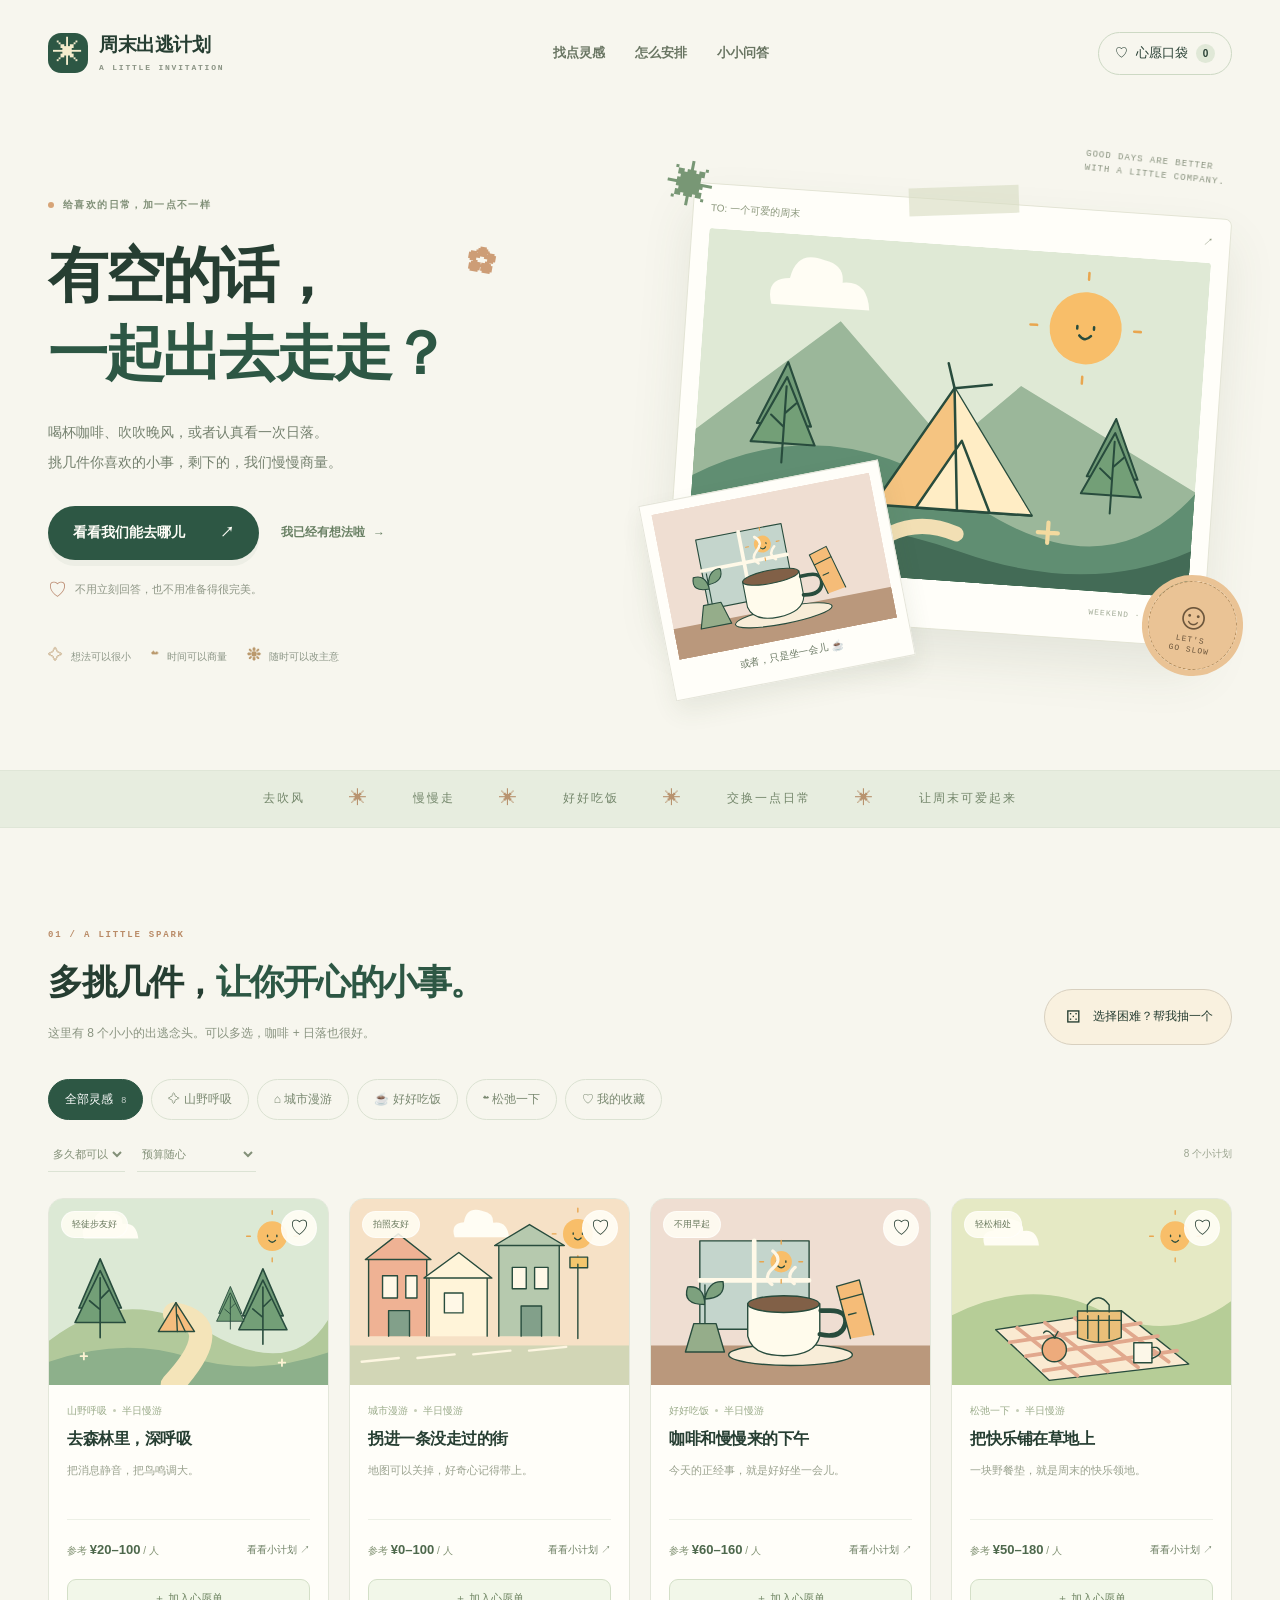
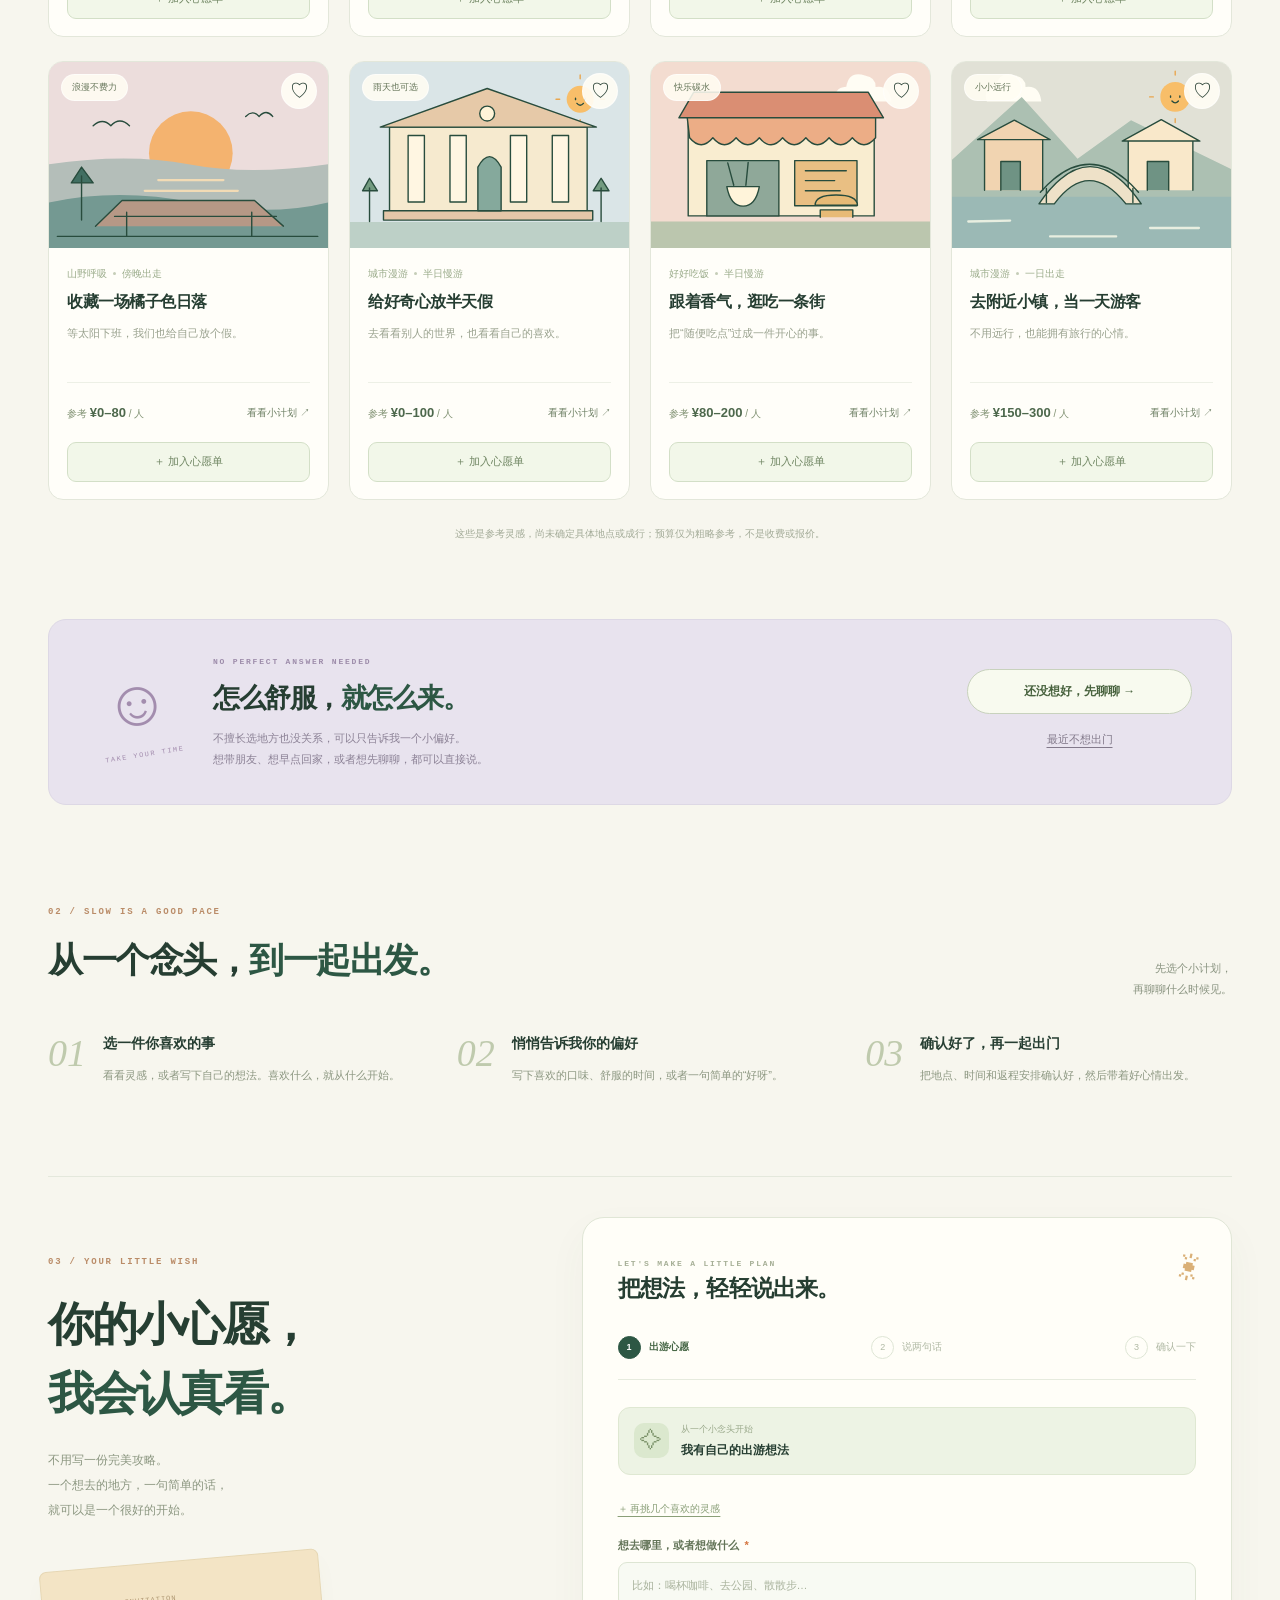
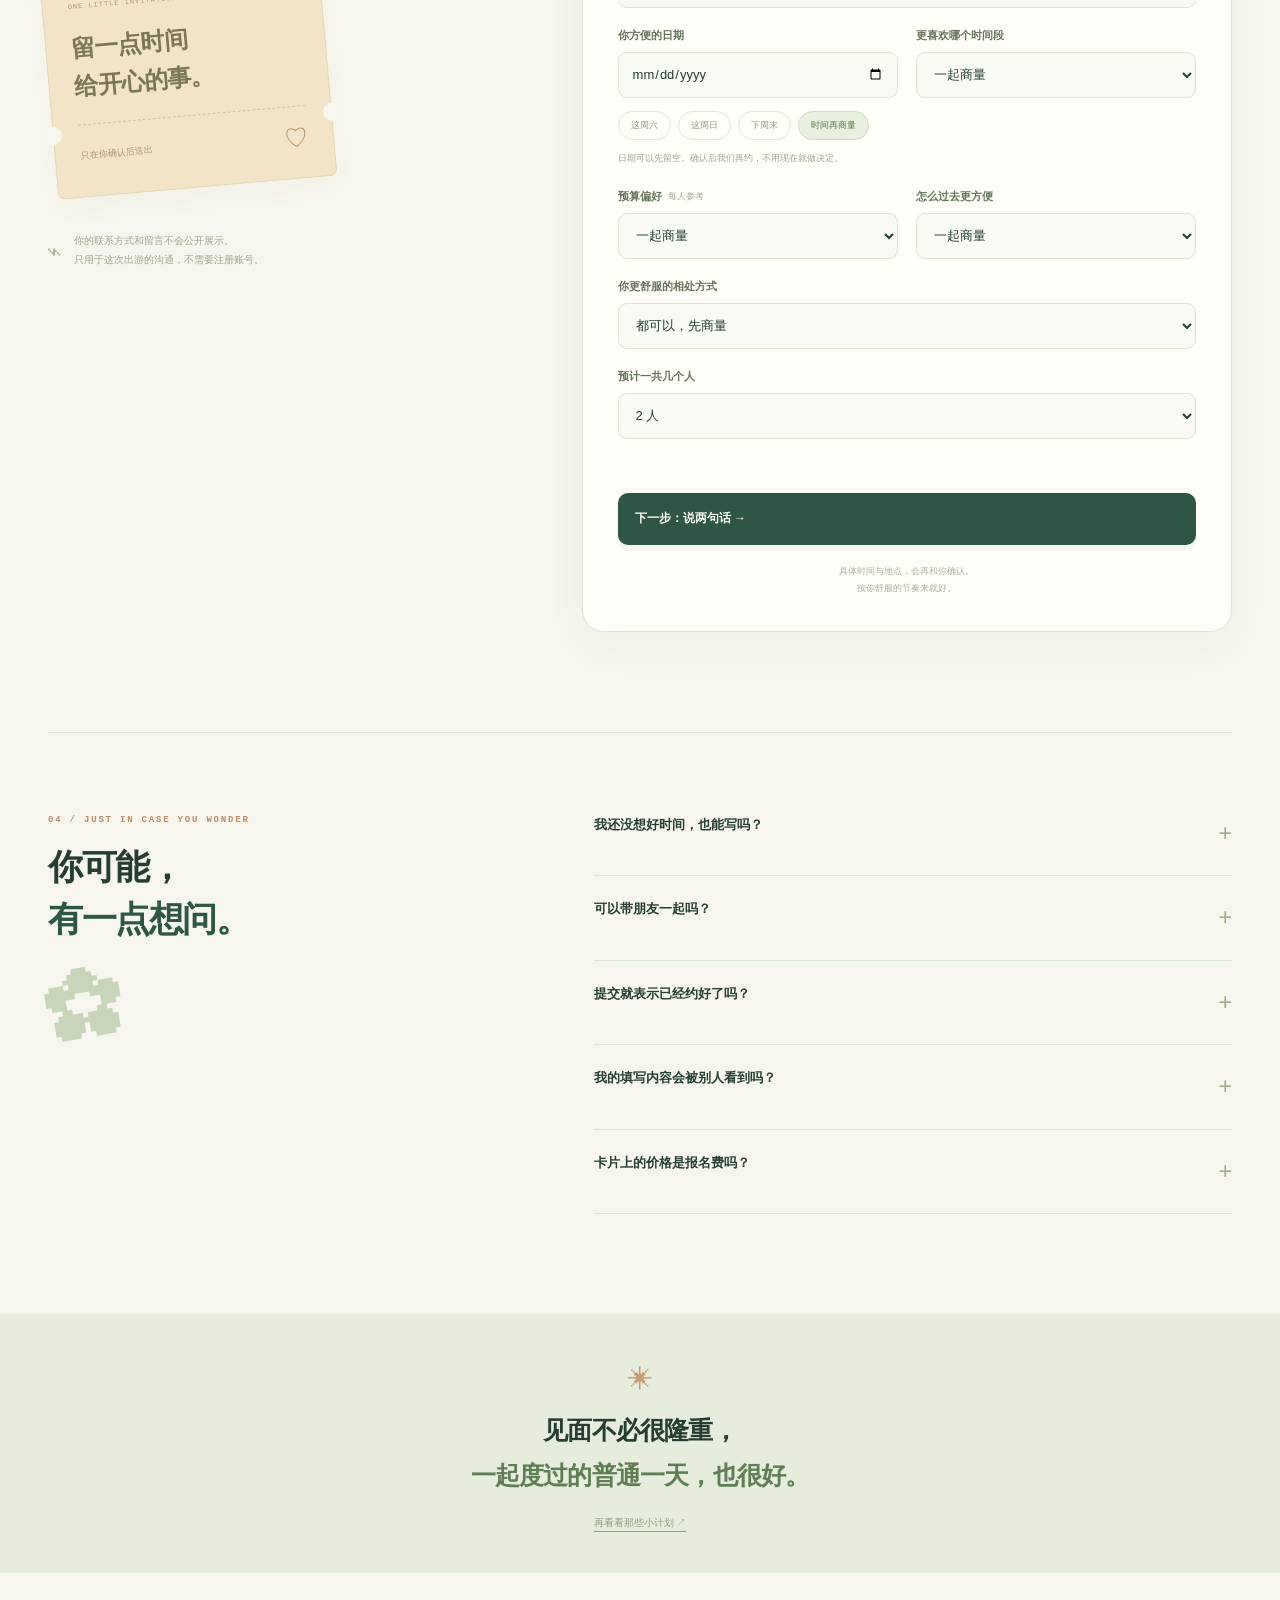
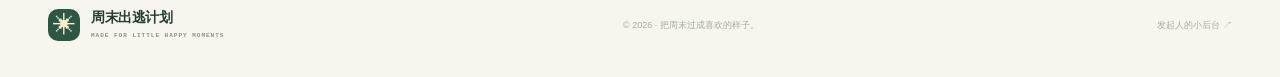
<file: index.html>
<!doctype html>
<html lang="zh-CN">
<head>
  <meta charset="utf-8"><meta name="viewport" content="width=device-width, initial-scale=1">
  <meta name="theme-color" content="#f7f6ee"><meta name="referrer" content="strict-origin-when-cross-origin">
  <meta name="description" content="一个小小的周末邀请。咖啡、散步、看日落，挑几件喜欢的小事，其他的我们慢慢商量。">
  <title>周末出逃计划 · 有空的话，一起出去走走？</title>
  <link rel="icon" href="assets/favicon.svg?v=4e922aed1897" type="image/svg+xml">
  <link rel="stylesheet" href="assets/styles.css?v=2afb47aa183e"><link rel="stylesheet" href="assets/club.css?v=eb0eff7900ea">
  <script defer src="assets/vendor/supabase-2.119.0.js?v=a867edbcfb02"></script><script defer src="config.js?v=60e2ff3f76e2"></script>
  <script defer src="assets/booking-request.js?v=6bfef2f6bac2"></script><script defer src="assets/plan-selection.js?v=41c3898e4fb8"></script><script defer src="assets/catalog.js?v=cb531a552da4"></script><script defer src="assets/app.js?v=2fc27d7eb4a1"></script>
</head>
<body class="club-page">
<a class="skip-link" href="#inspiration">跳到出游灵感</a>
<div class="site-shell">
  <header class="club-header"><a href="./" class="club-brand" aria-label="周末出逃计划首页"><span class="sun-logo" aria-hidden="true">✳</span><span>周末出逃计划<small>A LITTLE INVITATION</small></span></a><nav aria-label="主要导航"><a href="#inspiration">找点灵感</a><a href="#how">怎么安排</a><a href="#faq">小小问答</a></nav><button class="saved-nav" type="button" id="show-saved" aria-label="查看收藏的灵感">♡ <span>心愿口袋</span><b id="saved-count">0</b></button></header>
  <main>
    <section class="invite-hero" aria-labelledby="hero-title">
      <div class="invite-copy"><p id="personal-greeting" class="personal-greeting" hidden></p><p class="eyebrow"><span class="live-dot"></span> 给喜欢的日常，加一点不一样</p><h1 id="hero-title">有空的话，<br><em>一起出去走走？</em><span class="title-flower" aria-hidden="true">✿</span></h1><p class="hero-description" id="invitation-message">喝杯咖啡、吹吹晚风，或者认真看一次日落。<br class="desktop-break">挑几件你喜欢的小事，剩下的，我们慢慢商量。</p><div class="invite-actions"><a class="pill-button" href="#inspiration">看看我们能去哪儿 <span aria-hidden="true">↗</span></a><a class="text-button" href="#book">我已经有想法啦 <span aria-hidden="true">→</span></a></div><button type="button" id="personal-suggestion" class="personal-suggestion" hidden></button><div class="gentle-note"><span aria-hidden="true">♡</span> 不用立刻回答，也不用准备得很完美。</div><div class="hero-micro"><span><i aria-hidden="true">✧</i> 想法可以很小</span><span><i aria-hidden="true">☁</i> 时间可以商量</span><span><i aria-hidden="true">❋</i> 随时可以改主意</span></div></div>
      <div class="postcard-scene"><span class="floating-label label-top">GOOD DAYS ARE BETTER<br>WITH A LITTLE COMPANY.</span><div class="hero-postcard"><div class="postcard-top"><span>TO: 一个可爱的周末</span><span aria-hidden="true">↗</span></div><img src="assets/illustrations/weekend.svg?v=787032b8e5f0" alt="微笑的太阳照着森林和帐篷，一张等待出发的周末明信片" width="600" height="400" fetchpriority="high"><div class="postcard-bottom"><span>不赶路，只感受路。</span><small>WEEKEND · NO. 001</small></div></div><div class="mini-postcard"><img src="assets/illustrations/cafe.svg?v=3e6ce85de43a" alt="" width="600" height="400"><span>或者，只是坐一会儿 ☕</span></div><span class="sun-sticker" aria-hidden="true"><b>☺</b><small>LET'S<br>GO SLOW</small></span><span class="floating-doodle" aria-hidden="true">✴</span></div>
    </section>
    <div class="mood-ribbon" aria-label="小小的出游期待"><span>去吹风</span><i>✳</i><span>慢慢走</span><i>✳</i><span>好好吃饭</span><i>✳</i><span>交换一点日常</span><i>✳</i><span>让周末可爱起来</span></div>
    <section class="inspiration-section section-wrap" id="inspiration" aria-labelledby="inspiration-title"><div class="section-heading"><div><p class="section-kicker">01 / A LITTLE SPARK</p><h2 id="inspiration-title">多挑几件，<em>让你开心的小事。</em></h2><p>这里有 8 个小小的出逃念头。可以多选，咖啡 + 日落也很好。</p></div><button type="button" class="surprise-button" id="surprise-me"><span aria-hidden="true">⚄</span> 选择困难？帮我抽一个</button></div>
      <div class="inspiration-controls"><div class="filter-chips" role="group" aria-label="筛选出游灵感"><button type="button" data-category="all" class="active" aria-pressed="true">全部灵感 <span>8</span></button><button type="button" data-category="nature" aria-pressed="false">✧ 山野呼吸</button><button type="button" data-category="city" aria-pressed="false">⌂ 城市漫游</button><button type="button" data-category="food" aria-pressed="false">☕ 好好吃饭</button><button type="button" data-category="slow" aria-pressed="false">☁ 松弛一下</button><button type="button" data-category="saved" aria-pressed="false">♡ 我的收藏</button></div><div class="secondary-filters"><label><span class="sr-only">出游时长</span><select id="duration-filter"><option value="any">多久都可以</option><option value="half">留出半天</option><option value="day">一整天出走</option></select></label><label><span class="sr-only">灵感预算</span><select id="budget-filter"><option value="any">预算随心</option><option value="under100">轻预算 · 100 元内</option><option value="100to200">小小犒赏 · 100–200</option><option value="over200">小小远行 · 200 以上</option></select></label><span id="plan-count" role="status" aria-live="polite">8 个小计划</span></div></div>
      <div class="selection-tray" id="selection-tray" hidden><div class="selection-tray-heading"><strong>已选 <span id="selected-count">0</span> 个灵感</strong><span>可以组合安排，也可以到时再挑</span></div><div id="selected-tray-items" class="selection-tags" aria-label="已选灵感"></div><div class="selection-tray-actions"><a href="#book">选好了，去填写 ↗</a><button type="button" id="clear-tray">清空选择</button></div></div><div id="plan-grid" class="plan-grid"></div><div id="plan-empty" class="plan-empty" hidden><span aria-hidden="true">☁</span><h3>口袋还空着，也没关系。</h3><p>试试其他条件，或者收藏一个刚好喜欢的小计划。</p><button type="button" class="soft-button" id="reset-filters">看看全部灵感</button></div><p class="catalog-note">这些是参考灵感，尚未确定具体地点或成行；预算仅为粗略参考，不是收费或报价。</p>
    </section>
    <section class="comfort-section section-wrap" aria-labelledby="comfort-title"><div class="comfort-doodle" aria-hidden="true">☺<span>TAKE YOUR TIME</span></div><div><p class="section-kicker">NO PERFECT ANSWER NEEDED</p><h2 id="comfort-title">怎么舒服，<em>就怎么来。</em></h2><p>不擅长选地方也没关系，可以只告诉我一个小偏好。<br>想带朋友、想早点回家，或者想先聊聊，都可以直接说。</p></div><div class="comfort-options"><button type="button" class="soft-button" id="talk-first">还没想好，先聊聊 →</button><button type="button" class="decline-button" id="not-now">最近不想出门</button><p id="no-pressure-feedback" role="status" hidden>没关系，那就先把周末留给自己。想出门的时候，再来看看就好 ☀</p></div></section>
    <section class="how-section section-wrap" id="how" aria-labelledby="how-title"><div class="section-heading"><div><p class="section-kicker">02 / SLOW IS A GOOD PACE</p><h2 id="how-title">从一个念头，<em>到一起出发。</em></h2></div><p class="how-note">先选个小计划，<br>再聊聊什么时候见。</p></div><ol class="how-grid"><li><span>01</span><div><h3>选一件你喜欢的事</h3><p>看看灵感，或者写下自己的想法。喜欢什么，就从什么开始。</p></div></li><li><span>02</span><div><h3>悄悄告诉我你的偏好</h3><p>写下喜欢的口味、舒服的时间，或者一句简单的“好呀”。</p></div></li><li><span>03</span><div><h3>确认好了，再一起出门</h3><p>把地点、时间和返程安排确认好，然后带着好心情出发。</p></div></li></ol></section>
    <section class="invitation-booking section-wrap" id="book" aria-labelledby="booking-title"><div class="booking-aside"><p class="section-kicker">03 / YOUR LITTLE WISH</p><h2 id="booking-title">你的小心愿，<br><em>我会认真看。</em></h2><p>不用写一份完美攻略。<br>一个想去的地方，一句简单的话，<br>就可以是一个很好的开始。</p><div class="wish-ticket"><span>ONE LITTLE INVITATION</span><b>留一点时间<br>给开心的事。</b><div class="ticket-bottom"><span>只在你确认后送出</span><i aria-hidden="true">♡</i></div></div><div class="private-note"><span aria-hidden="true">⌁</span><p>你的联系方式和留言不会公开展示。<br>只用于这次出游的沟通，不需要注册账号。</p></div></div>
      <div class="booking-wizard"><div class="wizard-header"><span class="section-kicker">LET'S MAKE A LITTLE PLAN</span><span class="tiny-sun" aria-hidden="true">☀</span><h3>把想法，轻轻说出来。</h3><ol class="wizard-steps" aria-label="填写进度"><li aria-current="step"><span>1</span>出游心愿</li><li><span>2</span>说两句话</li><li><span>3</span>确认一下</li></ol></div><div id="config-alert" class="notice notice-error" hidden role="status">暂时连接不上预约服务，稍后再来试试吧。</div>
      <noscript><p class="notice notice-error">请开启 JavaScript 后查看灵感和提交预约。</p></noscript>
      <form id="booking-form" novalidate>
        <fieldset class="wizard-panel" data-step="0"><legend class="sr-only">你的出游心愿</legend><div class="chosen-plan" id="chosen-plan"><span class="chosen-icon" aria-hidden="true">✧</span><div><small>从一个小念头开始</small><strong id="chosen-title">我有自己的出游想法</strong></div><button type="button" id="clear-plan" hidden>全部清空</button></div><div id="chosen-plan-items" class="selection-tags chosen-tags" aria-label="心愿单中的灵感" hidden></div><a class="browse-more-plans" href="#inspiration">＋ 再挑几个喜欢的灵感</a><label class="field"><span>想去哪里，或者想做什么 <b>*</b></span><input required name="destination" type="text" maxlength="100" placeholder="比如：喝杯咖啡、去公园、散散步…" list="destination-ideas"><datalist id="destination-ideas"><option value="喝杯咖啡，找个舒服的地方聊天"></option><option value="在河边散步，看看日落"></option><option value="一起逛展，交换一点新发现"></option><option value="还没想好，想先聊聊"></option></datalist></label><div class="field-grid"><label class="field"><span>你方便的日期</span><input name="outing_date" type="date" aria-describedby="date-help"></label><label class="field"><span>更喜欢哪个时间段</span><select name="time_slot"><option value="discuss">一起商量</option><option value="morning">上午 · 08:00–12:00</option><option value="afternoon">下午 · 12:00–18:00</option><option value="evening">晚上 · 18:00–22:00</option><option value="all_day">全天都可以</option></select></label></div><div class="date-shortcuts" role="group" aria-label="快捷选择日期"><button type="button" data-date="saturday">这周六</button><button type="button" data-date="sunday">这周日</button><button type="button" data-date="next">下周末</button><button type="button" data-date="discuss" class="active">时间再商量</button></div><p class="field-help" id="date-help">日期可以先留空。确认后我们再约，不用现在就做决定。</p><div class="field-grid"><label class="field"><span>预算偏好 <small>每人参考</small></span><select name="budget_preference"><option value="undecided">一起商量</option><option value="under100">100 元以内</option><option value="100to200">100–200 元</option><option value="over200">200 元以上</option></select></label><label class="field"><span>怎么过去更方便</span><select name="transport"><option value="discuss">一起商量</option><option value="transit">公共交通</option><option value="self">自行到达</option><option value="carpool">希望协商拼车</option></select></label></div><label class="field"><span>你更舒服的相处方式</span><select name="company_preference"><option value="discuss">都可以，先商量</option><option value="together">我们两个人</option><option value="friends">想带朋友一起</option></select></label><label class="field" id="guest-field"><span>预计一共几个人</span><select name="guest_count"><option value="1">1 人 · 先说说我自己的想法</option><option value="2" selected>2 人</option><option value="3">3 人</option><option value="4">4 人</option><option value="5">5 人</option><option value="6">6 人</option><option value="7">7 人</option><option value="8">8 人</option></select></label></fieldset>
        <fieldset class="wizard-panel" data-step="1" hidden><legend class="sr-only">留下称呼和想说的话</legend><div class="field-grid"><label class="field"><span>怎么称呼你 <b>*</b></span><input name="nickname" required maxlength="32" type="text" autocomplete="nickname" placeholder="你的名字 / 小昵称"></label><label class="field"><span>方便怎么联系 <b>*</b></span><select name="contact_method" required><option value="wechat">微信</option><option value="phone">手机号</option><option value="other">其他方式</option></select></label></div><label class="field"><span>联系账号或号码 <b>*</b></span><input name="contact" required maxlength="100" type="text" autocomplete="off" placeholder="如果已经加过微信，填能认出你的昵称也可以"><small class="field-help">只用于联系和确认安排，不会展示给其他访客。</small></label><fieldset class="field option-field"><legend>喜欢怎样的小节奏？</legend><div class="radio-chips"><label><input type="radio" name="mood" value="随性漫游" checked><span>慢慢逛逛</span></label><label><input type="radio" name="mood" value="户外探索"><span>亲近自然</span></label><label><input type="radio" name="mood" value="美食探店"><span>好好吃饭</span></label><label><input type="radio" name="mood" value="都可以"><span>都可以呀</span></label></div></fieldset><label class="field"><span>想和我说两句 <small>选填</small><small id="message-count">0 / 500</small></span><textarea name="message" rows="4" maxlength="500" placeholder="比如：想早点回家、不太能吃辣、有点慢热…也可以只说一句“好呀”。"></textarea></label><fieldset class="field option-field"><legend>现在的小想法</legend><div class="response-options"><label><input type="radio" name="invitation_response" value="interested" required><span><b>愿意一起出门</b><small>具体安排再确认</small></span></label><label><input type="radio" name="invitation_response" value="discuss" required><span><b>先聊聊，再决定</b><small>暂时不确定也可以</small></span></label></div></fieldset><div class="hidden-honeypot" aria-hidden="true"><label>请留空<input type="text" name="website" tabindex="-1" autocomplete="off"></label></div><label class="consent"><input type="checkbox" name="consent" required><span>我同意将填写的信息用于本次出游沟通，知道这些信息不会公开；提交之后也可以再调整想法。<b>*</b></span></label></fieldset>
        <fieldset class="wizard-panel" data-step="2" hidden><legend class="sr-only">确认你想送出的内容</legend><div class="review-intro"><span aria-hidden="true">♡</span><h4>这样安排，你觉得舒服吗？</h4><p>这里只是一个小小的意向，时间和地点会再与你确认。</p></div><dl id="review-summary" class="review-summary"></dl><div class="review-edit"><button type="button" data-edit-step="0">改改出游想法</button><button type="button" data-edit-step="1">改改联系方式</button></div><div class="review-note">点击下面的发送按钮，才会把这些内容交给发起人。浏览和收藏不会发出邀约回复。</div></fieldset>
        <p id="form-feedback" class="form-feedback" role="status" aria-live="polite"></p><div class="wizard-actions"><button type="button" class="back-button" id="previous-step" hidden>← 上一步</button><button type="submit" id="submit-btn" class="pill-button" disabled>下一步：说两句话 <span aria-hidden="true">→</span></button></div><p class="form-footnote">具体时间与地点，会再和你确认。<br>按你舒服的节奏来就好。</p>
      </form>
      <section id="success-panel" class="success-panel" hidden tabindex="-1" aria-labelledby="success-title"><div class="receipt-icon" aria-hidden="true">♡</div><p class="section-kicker">A LITTLE WISH, DELIVERED</p><h3 id="success-title">你的想法，已悄悄送达。</h3><p id="success-description">接下来会先与你确认安排。期待可以慢慢来。</p><div class="success-receipt"><span>这份小计划</span><strong id="receipt-plan"></strong><small id="receipt-date"></small><small id="receipt-reference"></small></div><button type="button" class="soft-button" id="calendar-download">存到日历 · 待确认</button><button type="button" class="text-button" id="another-booking">再写一个不同的小想法 →</button></section>
      </div>
    </section>
    <section class="faq-section section-wrap" id="faq" aria-labelledby="faq-title"><div><p class="section-kicker">04 / JUST IN CASE YOU WONDER</p><h2 id="faq-title">你可能，<br><em>有一点想问。</em></h2><span class="faq-flower" aria-hidden="true">✿</span></div><div class="faq-list"><details><summary>我还没想好时间，也能写吗？<span aria-hidden="true">+</span></summary><p>当然。日期可以留空，时间段选「一起商量」就好。你也可以选「先聊聊，再决定」，不用为了一张表单给自己压力。</p></details><details><summary>可以带朋友一起吗？<span aria-hidden="true">+</span></summary><p>可以直接选「想带朋友一起」，再写预计人数。所有安排都先沟通，以彼此舒服为前提。</p></details><details><summary>提交就表示已经约好了吗？<span aria-hidden="true">+</span></summary><p>还没有。这里收集的是出游意向，具体地点、时间、交通和费用都要再确认；你随时可以调整或取消。</p></details><details><summary>我的填写内容会被别人看到吗？<span aria-hidden="true">+</span></summary><p>不会公开展示。只有获得授权的发起人能查看提交内容。收藏只记在你的当前浏览器里，也不会通知发起人。</p></details><details><summary>卡片上的价格是报名费吗？<span aria-hidden="true">+</span></summary><p>不是。只是帮助选方向的粗略预算参考，不是活动报价；不在这里收款，也不会替你订票。实际安排会先沟通。</p></details></div></section>
    <section class="closing-note"><span aria-hidden="true">✳</span><p>见面不必很隆重，<br><em>一起度过的普通一天，也很好。</em></p><a href="#inspiration">再看看那些小计划 ↗</a></section>
  </main>
  <footer class="club-footer"><a class="club-brand" href="./"><span class="sun-logo" aria-hidden="true">✳</span><span>周末出逃计划<small>MADE FOR LITTLE HAPPY MOMENTS</small></span></a><p>© <span id="year"></span> · 把周末过成喜欢的样子。</p><a href="admin.html">发起人的小后台 ↗</a></footer>
</div>
<div class="mobile-bookbar" id="mobile-bookbar"><span>一个小邀请，按你的节奏。</span><a href="#book">说说我的想法 ↗</a></div><div class="club-toast" id="club-toast" role="status" aria-live="polite" hidden></div>
<dialog class="trip-dialog" id="trip-dialog" aria-labelledby="trip-dialog-title"><button type="button" class="dialog-close" id="close-trip-dialog" aria-label="关闭灵感详情">×</button><div id="trip-dialog-content"></div></dialog>
</body></html>
</file>
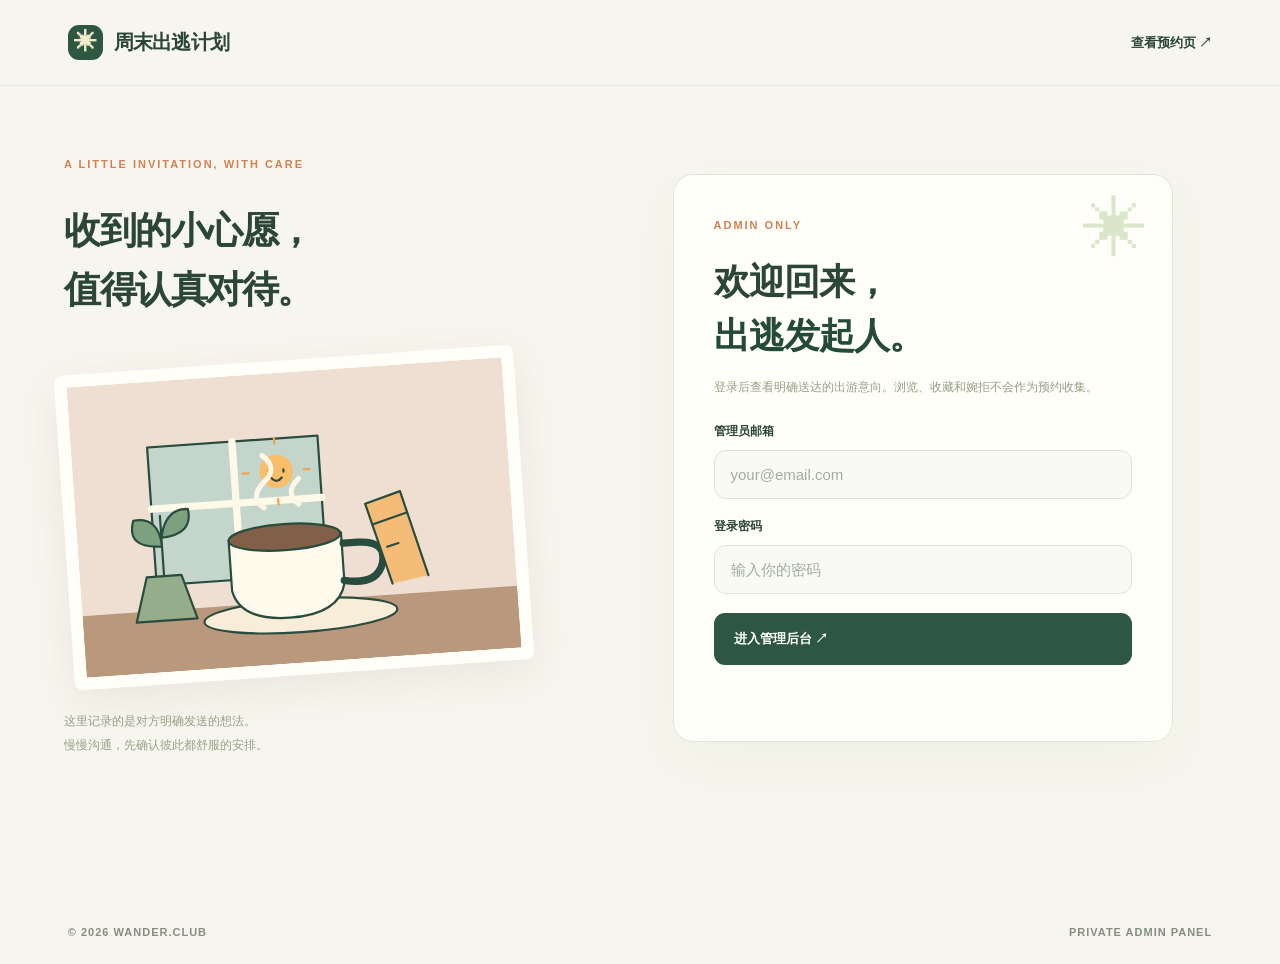
<file: admin.html>
<!doctype html>
<html lang="zh-CN">
<head>
  <meta charset="utf-8">
  <meta name="viewport" content="width=device-width, initial-scale=1">
  <meta name="robots" content="noindex,nofollow">
  <link rel="icon" href="assets/favicon.svg?v=4e922aed1897" type="image/svg+xml">
  <meta name="referrer" content="strict-origin-when-cross-origin">
  <meta name="theme-color" content="#f7f4ed">
  <title>出逃工作台 · 周末出逃计划</title>
  <link rel="stylesheet" href="assets/styles.css?v=2afb47aa183e"><link rel="stylesheet" href="assets/admin-v2.css?v=873338decc76">
  <script defer src="assets/vendor/supabase-2.119.0.js?v=a867edbcfb02"></script>
  <script defer src="config.js?v=60e2ff3f76e2"></script>
  <script defer src="assets/plan-selection.js?v=41c3898e4fb8"></script><script defer src="assets/catalog.js?v=cb531a552da4"></script>
  <script defer src="assets/admin.js?v=8937eb112e35"></script>
</head>
<body class="admin-body">
  <div class="admin-layout">
    <header class="admin-header"><a class="wordmark" href="index.html"><span class="brand-mark">✳</span> 周末出逃计划</a><div class="admin-header-actions"><a href="index.html" class="subtle-link">查看预约页 ↗</a><button type="button" id="logout" class="ghost-btn" hidden>退出登录</button></div></header>
    <main class="admin-main">
      <div id="admin-config-alert" class="notice notice-error" hidden>管理员后台尚未配置 Supabase，请按照 README.md 完成数据库连接。</div>
      <section class="login-wrap" id="login-section"><div class="admin-login-scene"><p class="section-index">A LITTLE INVITATION, WITH CARE</p><h2>收到的小心愿，<br>值得认真对待。</h2><img src="assets/illustrations/cafe.svg?v=3e6ce85de43a" width="600" height="400" alt="温暖的咖啡馆插画"><p>这里记录的是对方明确发送的想法。<br>慢慢沟通，先确认彼此都舒服的安排。</p></div><div class="login-card"><div class="login-art">✳</div><span class="section-index">ADMIN ONLY</span><h1>欢迎回来，<br><em>出逃发起人。</em></h1><p>登录后查看明确送达的出游意向。浏览、收藏和婉拒不会作为预约收集。</p><form id="login-form"><label class="field"><span>管理员邮箱</span><input type="email" name="email" required autocomplete="username" placeholder="your@email.com"></label><label class="field"><span>登录密码</span><input type="password" name="password" required autocomplete="current-password" placeholder="输入你的密码"></label><button class="submit-btn" id="login-btn" type="submit">进入管理后台 ↗</button><p class="form-feedback" id="login-feedback" role="status" aria-live="polite"></p></form></div></section>
      <section id="dashboard" class="dashboard" hidden><div class="dashboard-heading"><div><span class="section-index">YOUR PERSONAL DASHBOARD</span><h1>预约管理 <span class="mini-deco">✳</span></h1><p>认真看看收到的想法。先聊聊，也是一个明确的选择。</p></div><button type="button" id="refresh-btn" class="outline-btn">↻ 刷新数据</button></div>
        <div class="dashboard-stats"><div class="stat"><span>全部预约</span><strong id="stat-all">0</strong><small>ALL REQUESTS</small></div><div class="stat"><span>待处理</span><strong id="stat-pending">0</strong><small>TO DO</small></div><div class="stat"><span>已确认</span><strong id="stat-confirmed">0</strong><small>LET'S GO</small></div><div class="stat"><span>已取消</span><strong id="stat-cancelled">0</strong><small>CANCELLED</small></div></div>
        <div class="data-card"><div class="data-card-heading"><h2>预约记录 <span class="count-bubble" id="visible-count">0</span></h2><button type="button" id="export-btn" class="outline-btn">↓ 导出 CSV</button></div><div class="admin-quick-filters" role="group" aria-label="快捷筛选预约状态"><button type="button" data-quick-status="all" class="active">全部心愿</button><button type="button" data-quick-status="pending">待沟通</button><button type="button" data-quick-status="confirmed">已约好</button></div><div class="filters"><label class="sr-only" for="search-input">搜索预约</label><input type="search" id="search-input" placeholder="搜索昵称、联系方式、目的地…"><label class="sr-only" for="status-filter">筛选预约状态</label><select id="status-filter"><option value="all">全部状态</option><option value="pending">待处理</option><option value="confirmed">已确认</option><option value="cancelled">已取消</option></select><label class="sr-only" for="plan-filter">筛选灵感方案</label><select id="plan-filter"><option value="all">全部灵感方案</option></select><label class="sr-only" for="sort-input">预约排序</label><select id="sort-input"><option value="newest">最近提交优先</option><option value="outing">出游日期优先</option></select><label class="date-filter" for="date-filter">预约日期<input type="date" id="date-filter"></label><button type="button" id="clear-filters" class="ghost-btn">清除筛选</button></div>
        <p class="form-feedback" id="dashboard-feedback" role="status" aria-live="polite"></p><div class="table-scroller"><table class="booking-table"><thead><tr><th>预约人 / 联系方式</th><th>出游目的地</th><th>日期 / 时间 / 人数</th><th>偏好与留言</th><th>提交时间</th><th>处理状态</th><th>详情</th></tr></thead><tbody id="bookings-body"><tr><td colspan="7">登录后显示真实预约数据</td></tr></tbody></table></div><div class="empty-state" id="empty-state" hidden><span aria-hidden="true">☁</span><strong>还没有符合条件的小心愿</strong><p>试试清除筛选，或等下一份明确送达的想法。</p></div></div>
        <details class="invite-maker"><summary><span>✉ 写一张专属邀请</span><small>生成带称呼和小心意的链接</small></summary><form id="invite-link-form"><div class="field-grid"><label class="field"><span>你的称呼</span><input name="sender" type="text" maxlength="20" placeholder="希望她怎么称呼你" required></label><label class="field"><span>对方的称呼</span><input name="recipient" type="text" maxlength="20" placeholder="例如：小橘" required></label></div><label class="field"><span>想对她说的一句话</span><textarea name="invitation_message" maxlength="120" rows="3" placeholder="比如：发现了几件想和你一起做的小事，看看有没有你喜欢的。" required></textarea></label><label class="field"><span>你先想到的小计划</span><select name="suggested_plan" id="suggested-plan"><option value="">让她自由挑选</option></select></label><button type="submit" class="outline-btn">生成专属邀请链接 ↗</button><div id="invite-link-result" hidden><label class="field"><span>专属邀请链接</span><input type="url" readonly id="invite-link-output"></label><div class="invite-link-actions"><button type="button" id="copy-invite-link" class="outline-btn">复制邀请链接</button><a id="preview-invite-link" class="outline-btn" target="_blank" rel="noopener">看看邀请效果 ↗</a></div></div><p id="invite-link-feedback" class="form-feedback" role="status"></p><p class="invite-link-privacy">称呼和文案会包含在链接里，拿到链接的人都能看到；请勿填写私人联系方式。链接不追踪打开、收藏或婉拒，也不会自动替对方提交。</p></form></details><details class="password-settings"><summary>修改管理员密码</summary><form id="password-form"><label class="field"><span>新密码（至少 12 位）</span><input name="new_password" type="password" minlength="12" maxlength="128" autocomplete="new-password" required></label><label class="field"><span>再次输入新密码</span><input name="confirm_password" type="password" minlength="12" maxlength="128" autocomplete="new-password" required></label><button type="submit" class="outline-btn">保存新密码</button><p id="password-feedback" class="form-feedback" role="status"></p></form></details><p class="dashboard-privacy">隐私提醒：预约信息包含联系方式。请勿将导出的 CSV 上传到公开仓库或转发给无关人员。</p>
      </section>
    </main><footer class="footer"><span>© <span id="year"></span> WANDER.CLUB</span><span>PRIVATE ADMIN PANEL</span></footer>
  </div>
<dialog id="admin-detail-dialog" class="admin-detail-dialog" aria-labelledby="admin-detail-title"><button type="button" id="close-admin-detail" class="admin-detail-close" aria-label="关闭预约详情">×</button><p class="section-index">ONE LITTLE WISH</p><h2 id="admin-detail-title">预约详情</h2><dl id="reservation-details"></dl><button type="button" id="copy-contact" class="outline-btn">复制联系方式</button><p id="copy-feedback" class="form-feedback" role="status"></p></dialog>
</body>
</html>
</file>
<file: assets/styles.css>
:root{--ink:#243127;--muted:#657367;--bg:#f7f4ed;--paper:#fffef9;--mint:#d4e8b5;--forest:#244b36;--orange:#f8a862;--line:#d7dcd0;--cream:#faeccb;--font:Outfit,DM Sans,-apple-system,BlinkMacSystemFont,"PingFang SC","Microsoft YaHei",sans-serif}
*{box-sizing:border-box}html{scroll-behavior:smooth}body{margin:0;background:var(--bg);color:var(--ink);font-family:var(--font);-webkit-font-smoothing:antialiased}a{color:inherit;text-decoration:none}button,input,textarea,select{font:inherit}button{cursor:pointer}button:disabled{cursor:not-allowed;opacity:.5}.site-shell,.admin-layout{overflow:hidden;min-height:100vh} .topbar,.admin-header{display:flex;align-items:center;justify-content:space-between;max-width:1400px;margin:0 auto;padding:26px 5.3%;position:relative;z-index:2}.wordmark{display:inline-flex;align-items:center;font-family:Outfit,sans-serif;font-weight:800;font-size:24px;letter-spacing:-1.3px}.brand-mark{display:inline-flex;align-items:center;justify-content:center;background:var(--forest);color:#fff;width:35px;height:35px;border-radius:11px;margin-right:11px;font-size:23px}.wordmark-period{color:#f28c4b}.top-nav{display:flex;align-items:center;gap:34px}.nav-tag{font-size:12px;font-weight:700;letter-spacing:1px;color:var(--muted)}.nav-link{padding:11px 19px;border:1.5px solid var(--forest);border-radius:30px;font-weight:700;font-size:13px;transition:.2s}.nav-link:hover,.outline-btn:hover{background:var(--forest);color:#fff}.hero{max-width:1400px;margin:0 auto;padding:30px 5.3% 76px;display:grid;grid-template-columns:52% 48%;min-height:635px;align-items:center;gap:0}.hero-copy{position:relative;z-index:1;padding:30px 0 10px}.eyebrow,.section-index,.form-mini{font-family:Outfit,sans-serif;font-size:11px;font-weight:800;letter-spacing:2px}.eyebrow{display:flex;align-items:center;gap:10px}.live-dot{display:block;width:8px;height:8px;border-radius:50%;background:#ef9258}.eyebrow-num{font-weight:600;color:#8d9588;padding-left:8px}.hero h1{font-weight:800;line-height:1.15;letter-spacing:-4px;font-size:clamp(66px,6.5vw,103px);margin:30px 0 24px}.hero h1 em,.booking-intro h2 em,.closing em,.login-card h1 em{font-weight:800;font-style:normal;color:var(--forest);white-space:nowrap}.intro{font-size:16px;line-height:2;max-width:490px;color:#556255;margin:0 0 28px}.hero-actions{display:flex;align-items:center;gap:22px;flex-wrap:wrap}.primary-cta{display:inline-flex;gap:33px;align-items:center;justify-content:space-between;background:var(--forest);color:white;border-radius:100px;font-size:15px;font-weight:700;padding:18px 26px;box-shadow:0 9px 0 #244b3614;transition:transform .2s}.primary-cta:hover{transform:translateY(-3px)}.cta-note{color:#8a9283;font-size:12px}.micro-stats{display:flex;align-items:center;gap:24px;margin-top:72px}.micro-stats div{display:flex;align-items:center;gap:10px}.micro-stats strong{font-weight:800;font-size:21px}.micro-stats span{font-size:12px;color:#788276}.micro-stats i{width:20px;height:1px;background:#c7ccc0}.hero-art{height:575px;position:relative;isolation:isolate;border-radius:45% 45% 39% 44%;background:#dfebcf;transform:rotate(1deg);overflow:visible}.art-sun{position:absolute;width:185px;height:185px;background:#ffc273;border-radius:50%;top:16%;left:45%;box-shadow:0 0 0 22px #ffdb992e;z-index:-1}.art-cloud{position:absolute;background:#fffaf1;border-radius:100px;opacity:.85}.art-cloud:before,.art-cloud:after{content:"";position:absolute;background:inherit;border-radius:50%}.cloud-one{width:105px;height:30px;top:18%;left:12%}.cloud-one:before{width:60px;height:58px;left:14px;bottom:0}.cloud-one:after{width:42px;height:39px;left:54px;bottom:0}.cloud-two{width:94px;height:25px;top:40%;right:0}.cloud-two:before{height:50px;width:50px;left:20px;bottom:0}.art-landscape{position:absolute;inset:0;border-radius:45% 45% 39% 44%;overflow:hidden;z-index:-1}.hill{position:absolute;width:125%;height:65%;border-radius:52% 55% 0 0;bottom:-31%}.hill-back{left:-30%;background:#9ec492;transform:rotate(-13deg);bottom:-30%}.hill-front{right:-32%;background:#557e5a;transform:rotate(22deg);bottom:-28%}.art-path{position:absolute;width:190px;height:300px;border:solid 0 #eac78d;border-left-width:45px;border-radius:50%;transform:rotate(32deg);left:50%;bottom:-195px}.tiny-flower{font-size:43px;position:absolute;bottom:20%;right:15%;color:#f6d5b7}.art-star{position:absolute;color:#335a42}.star-one{font-size:45px;top:6%;right:10%}.star-two{font-size:30px;top:42%;left:4%;color:#f6a866}.art-floating{position:absolute;box-shadow:0 12px 35px #203f2922;font-family:Outfit,sans-serif;font-size:12px;line-height:1.4;font-weight:800;letter-spacing:1px;padding:16px 20px;border:1px solid #24312720;transform:rotate(-8deg)}.note-a{background:#fffefa;left:-24px;top:21%}.note-b{background:#f8b77c;right:-30px;bottom:17%;transform:rotate(7deg)}.art-stamp{position:absolute;bottom:14%;left:14%;border:2px dashed #f8f7e9;border-radius:100%;height:120px;width:120px;display:flex;align-items:center;justify-content:center;flex-direction:column;color:#fff;transform:rotate(-12deg);font-family:Outfit,sans-serif;letter-spacing:2px}.art-stamp span{font-size:8px}.art-stamp b{font-size:25px;letter-spacing:-1px}.vibe-strip{background:var(--forest);color:#f4f4e3;display:flex;justify-content:center;gap:30px;align-items:center;overflow:hidden;white-space:nowrap;min-height:64px;font-size:13px;font-weight:700;letter-spacing:1px}.vibe-strip b{color:#efad7d;font-size:22px;font-weight:400}.booking-section{max-width:1400px;margin:auto;padding:120px 5.3% 140px;display:grid;grid-template-columns:40% 60%;gap:36px}.booking-intro{padding:30px 40px 0 0}.section-index{color:#d18152}.booking-intro h2{font-size:clamp(48px,5.8vw,80px);font-weight:800;line-height:1.2;letter-spacing:-3px;margin:28px 0}.booking-intro p{color:#69766a;line-height:2;max-width:340px;font-size:15px}.paper-ticket{background:var(--cream);width:290px;margin-top:70px;padding:28px 30px 36px;min-height:176px;border-radius:8px;transform:rotate(-7deg);box-shadow:0 20px 25px #2538240c;position:relative;border-left:11px solid #e5b96e}.paper-ticket:before,.paper-ticket:after{content:"";position:absolute;width:24px;height:24px;background:var(--bg);border-radius:50%;top:50%;margin-top:-12px}.paper-ticket:before{left:-23px}.paper-ticket:after{right:-12px}.paper-ticket span,.paper-ticket small{display:block;font-family:Outfit,sans-serif;font-weight:800;letter-spacing:1.5px;font-size:9px}.paper-ticket b{display:block;font-size:23px;margin:17px 0}.ticket-dots{position:absolute;bottom:0;left:12px;right:12px;display:flex;justify-content:space-around}.ticket-dots span{background:var(--bg);height:8px;width:8px;border-radius:100%}.form-card{background:#fffefa;border:1px solid #e9e8de;box-shadow:0 24px 70px #3a4a3821;border-radius:27px;padding:44px 46px 35px;min-width:0}.form-card-top{display:flex;justify-content:space-between;align-items:center;margin-bottom:30px}.form-mini{color:#b58c65}.form-card-top h3{font-size:30px;letter-spacing:-1px;margin:6px 0 0}.form-emoji{width:70px;height:70px;border-radius:100%;display:flex;align-items:center;justify-content:center;background:var(--mint);font-size:37px;transform:rotate(15deg)}.field-grid{display:grid;grid-template-columns:1fr 1fr;gap:18px}.field{display:flex;flex-direction:column;margin-bottom:19px;gap:10px;min-width:0}.field>span,.field legend{font-size:13px;font-weight:800}.field b,.consent b{color:#d57540}.field small{color:#949d91;font-weight:500}.field input,.field textarea,.field select,.filters input,.filters select{border:1px solid #d9e0d6;background:#fafbf7;padding:14px 16px;border-radius:12px;outline:0;width:100%;color:var(--ink);transition:border-color .2s,box-shadow .2s;min-height:49px}.field textarea{resize:vertical;line-height:1.6}.field input:focus,.field select:focus,.field textarea:focus,.filters input:focus,.filters select:focus{border-color:#82ad83;box-shadow:0 0 0 3px #a3cba235}.field input::placeholder,.field textarea::placeholder{color:#a2aca2}.option-field{border:0;padding:0;margin:0 0 22px}.option-field legend{margin-bottom:12px}.radio-chips{display:flex;gap:9px;flex-wrap:wrap}.radio-chips input{position:absolute;opacity:0;pointer-events:none}.radio-chips span{border-radius:100px;border:1px solid #d9dfd5;background:#fafbf7;display:inline-block;font-size:12px;font-weight:700;padding:10px 14px;cursor:pointer}.radio-chips input:checked+span{color:#fff;background:#416c4c;border-color:#416c4c}.radio-chips input:focus-visible+span{outline:3px solid #ffb973;outline-offset:2px}.consent{display:flex;align-items:flex-start;gap:10px;font-size:12px;color:#758174;line-height:1.7;margin:5px 0 21px;cursor:pointer}.consent input{width:16px;height:16px;accent-color:var(--forest);flex-shrink:0;margin-top:2px}.submit-btn{display:flex;align-items:center;justify-content:space-between;width:100%;border:0;border-radius:14px;background:var(--forest);color:white;padding:18px 22px;font-weight:800;font-size:15px;transition:background .2s}.submit-btn:hover:not(:disabled){background:#376a49}.form-footnote{margin:14px 0 0;text-align:center;color:#a0a89b;font-size:11px;line-height:1.7}.form-feedback{font-size:13px;line-height:1.6;margin:10px 0 0;min-height:1px}.form-feedback.is-error{color:#b34c3d}.form-feedback.is-success{color:#386a48}.notice{padding:14px 16px;border-radius:10px;margin-bottom:17px;font-size:13px;line-height:1.7}.notice-error{color:#9a482b;border:1px solid #e5b4a3;background:#fff0e9}.hidden-honeypot{position:absolute;left:-10000px;opacity:0;width:1px;height:1px;overflow:hidden}.success-panel{text-align:center;padding:65px 10px}.success-icon{display:flex;align-items:center;justify-content:center;width:80px;height:80px;border-radius:50%;margin:auto;background:#dcebd5;color:var(--forest);font-size:40px}.success-panel h3{font-size:32px;margin:22px 0}.success-panel p{line-height:1.8;color:var(--muted);max-width:370px;margin:0 auto 28px}.secondary-btn{border:1px solid var(--forest);background:none;color:var(--forest);padding:12px 20px;border-radius:100px;font-weight:700}.closing{background:#e4efda;min-height:250px;text-align:center;padding:52px 5% 58px;position:relative}.closing p{font-size:clamp(25px,3.2vw,45px);line-height:1.6;font-weight:800;margin:12px 0 0;letter-spacing:-1.5px}.closing-sparkle{position:absolute;font-size:52px;right:17%;top:19%;color:#f2a66b}.footer{max-width:1400px;padding:26px 5.3%;margin:auto;display:flex;justify-content:space-between;align-items:center;gap:15px;color:#858e81;font:700 11px Outfit,sans-serif;letter-spacing:1px}.footer a:hover{text-decoration:underline}.footer-sep{padding:0 9px}.admin-body{background:#f7f4ed}.admin-main{max-width:1300px;margin:0 auto;padding:30px 5% 100px}.admin-header{max-width:1400px}.admin-header-actions{display:flex;align-items:center;gap:15px}.subtle-link{font-size:13px;font-weight:700}.ghost-btn,.outline-btn{border:1px solid var(--forest);color:var(--forest);background:transparent;border-radius:10px;padding:11px 16px;font-weight:700;font-size:13px;transition:.2s}.login-wrap{min-height:66vh;display:flex;align-items:center;justify-content:center}.login-card{background:#fffef9;border:1px solid #e9e8de;border-radius:28px;padding:48px 55px 50px;width:min(100%,500px);box-shadow:0 24px 60px #37483918;position:relative;overflow:hidden}.login-art{position:absolute;right:28px;top:12px;font-size:84px;color:#bedcb2}.login-card h1{font-size:42px;letter-spacing:-2px;line-height:1.3;margin:22px 0 13px}.login-card p{font-size:13px;color:var(--muted);line-height:1.9;margin-bottom:25px}.dashboard-heading{display:flex;align-items:end;justify-content:space-between;margin:26px 0 35px}.dashboard-heading h1{font-size:52px;letter-spacing:-3px;margin:8px 0}.dashboard-heading p{color:var(--muted);font-size:14px;margin:0}.mini-deco{color:#e7ae70}.dashboard-stats{display:grid;grid-template-columns:repeat(4,1fr);gap:16px;margin-bottom:25px}.stat{display:flex;flex-direction:column;background:#fffef9;border:1px solid #e6e9e0;border-radius:18px;padding:25px 27px}.stat span{color:#6d776d;font-size:13px;font-weight:700}.stat strong{font-family:Outfit,sans-serif;font-size:42px;margin:11px 0;font-weight:800}.stat small{font-size:10px;letter-spacing:1.7px;color:#b7c0b2;font-weight:800}.data-card{border-radius:22px;background:#fffefa;border:1px solid #e5e8df;padding:28px;box-shadow:0 16px 50px #3748390c}.data-card-heading{display:flex;justify-content:space-between;align-items:center;gap:15px}.data-card-heading h2{font-size:24px;letter-spacing:-1px;margin:0}.count-bubble{font-size:12px;padding:3px 8px;background:#dfead7;border-radius:20px;vertical-align:middle}.filters{display:flex;gap:12px;margin:24px 0}.filters input{max-width:420px}.filters select{max-width:190px}.table-scroller{overflow-x:auto}.booking-table{width:100%;border-collapse:collapse;min-width:900px;text-align:left}.booking-table th{font-size:12px;color:#687867;padding:15px 12px;border-bottom:1px solid #e2e8df;white-space:nowrap}.booking-table td{font-size:13px;padding:18px 12px;border-bottom:1px solid #eff1eb;vertical-align:top;max-width:260px;overflow-wrap:anywhere}.booking-table td small{display:block;color:#8c9a8d;line-height:1.9;margin-top:5px}.booking-table td strong{font-weight:800}.booking-table td .message{max-width:210px;white-space:pre-wrap}.status-select{padding:9px 11px;border-radius:8px;border:1px solid #d5e1d1;background:#f7fbf5;color:#264532;font-size:12px;font-weight:700;min-width:95px}.empty-state{padding:38px;text-align:center;color:var(--muted);font-size:13px}.dashboard-privacy{font-size:12px;color:#879383;line-height:1.8}.sr-only{position:absolute;width:1px;height:1px;padding:0;margin:-1px;overflow:hidden;clip:rect(0,0,0,0);white-space:nowrap;border:0}[hidden]{display:none!important}
@media(max-width:1040px){.hero{grid-template-columns:55% 45%}.hero-art{height:470px}.hero h1{font-size:clamp(58px,6.5vw,85px)}.booking-section{grid-template-columns:35% 65%;gap:10px}.booking-intro{padding-right:15px}.booking-intro h2{font-size:55px}.form-card{padding:35px}}
@media(max-width:760px){.topbar,.admin-header{padding:20px 6%}.nav-tag{display:none}.wordmark{font-size:21px}.hero{padding:40px 6% 60px;display:flex;flex-direction:column;min-height:0;align-items:stretch}.hero-copy{padding:0}.hero h1{font-size:clamp(55px,13.2vw,83px);letter-spacing:-2.8px}.intro{font-size:14px;line-height:1.95}.micro-stats{margin-top:34px;justify-content:flex-start;gap:13px}.micro-stats div{gap:6px}.micro-stats strong{font-size:18px}.micro-stats span{font-size:11px}.micro-stats i{width:11px}.hero-art{height:380px;width:min(90%,420px);align-self:center;margin:55px 0 0}.note-a{left:-20px}.note-b{right:-22px}.vibe-strip{justify-content:flex-start;padding:0 20px;gap:23px}.booking-section{display:flex;flex-direction:column;padding:72px 6% 90px;gap:40px}.booking-intro{padding:0}.booking-intro h2{font-size:56px}.booking-intro p{max-width:580px}.paper-ticket{display:none}.form-card{padding:28px 20px;border-radius:20px}.form-card-top h3{font-size:26px}.form-emoji{width:60px;height:60px}.footer{flex-direction:column;align-items:flex-start;line-height:1.7;padding:27px 6%}.closing-sparkle{right:5%;top:12%}.admin-main{padding:20px 5% 75px}.dashboard-stats{grid-template-columns:repeat(2,1fr)}.stat{padding:18px}.dashboard-heading h1{font-size:39px}.login-card{padding:35px 27px}.filters{flex-direction:column}.filters input,.filters select{max-width:none}}
@media(max-width:440px){.field-grid{grid-template-columns:1fr;gap:0}.top-nav{gap:0}.nav-link{font-size:11px;padding:10px 13px}.hero h1{font-size:53px}.hero-art{height:320px}.hero-actions{gap:12px}.cta-note{font-size:11px}.booking-intro h2{font-size:47px}.closing p{letter-spacing:-1px}.form-card-top{margin-bottom:23px}.dashboard-heading{align-items:start;gap:13px}.dashboard-heading .outline-btn{white-space:nowrap}.stat strong{font-size:34px}.data-card{padding:18px}.data-card-heading h2{font-size:20px}}
@media(prefers-reduced-motion:reduce){html{scroll-behavior:auto}*{transition:none!important}}

/* Responsive refinements to the original mint-and-cream design. */
.hero-copy{animation:arrive .6s ease both}.hero-art{animation:arrive .85s ease both}
@keyframes arrive{from{opacity:0;translate:0 12px}to{opacity:1;translate:0 0}}
:focus-visible{outline:3px solid #d18152;outline-offset:4px}
input,select,textarea{font-size:16px}.filters{flex-wrap:wrap;align-items:end}.filters>input{flex:1;min-width:190px}.filters>select{flex:0 1 150px}
.date-filter{font-size:12px;font-weight:700;display:flex;flex-direction:column;gap:6px}.date-filter input{min-width:155px}.filters .ghost-btn{min-height:49px}
.field [aria-invalid=true]{border-color:#b34c3d}.table-scroller{overscroll-behavior-x:contain}.booking-table td{line-height:1.7}
@media(min-width:761px){.booking-section{grid-template-columns:minmax(0,2fr) minmax(0,3fr)}}
@media(max-width:760px){.filters>input,.filters>select,.date-filter,.filters>.ghost-btn{width:100%;max-width:none;flex:auto}.admin-header-actions{gap:8px}.subtle-link{font-size:12px}}
@media(prefers-reduced-motion:reduce){*{animation:none!important}}

.password-settings{margin-top:26px;background:#fffefa;border:1px solid var(--line);border-radius:16px;padding:20px}.password-settings summary{cursor:pointer;font-size:14px;font-weight:700}.password-settings form{max-width:480px;margin-top:20px}
/* Keep visually hidden radios inside their labels instead of spanning the viewport. */
.radio-chips label{position:relative}.radio-chips input{width:1px;height:1px;min-height:0;min-width:0;margin:0;padding:0;left:0;top:0;clip-path:inset(50%);overflow:hidden}
</file>
<file: assets/club.css>
/* Weekend invitation v2: original paper-and-postcard visual system. */
.club-page{--bg:#f7f6ee;--paper:#fffef9;--ink:#263e32;--forest:#2d5744;--muted:#778275;--line:#dce2d4;--mint:#e0ead5;--peach:#f2c7ad;--lilac:#e7e1ef;background:var(--bg);color:var(--ink);font-family:-apple-system,BlinkMacSystemFont,"PingFang SC","Microsoft YaHei",sans-serif;font-size:15px}
.club-page .site-shell{position:relative;overflow:clip}.club-page button,.club-page a,.club-page input,.club-page select{ -webkit-tap-highlight-color:transparent }.club-page a,.club-page button{touch-action:manipulation}.club-page button{color:inherit}.club-page button:disabled{opacity:.55}.club-page :focus-visible{outline:3px solid #bb7955;outline-offset:4px}.skip-link{position:fixed;top:-100px;left:20px;padding:15px;background:var(--forest);color:#fff;z-index:30}.skip-link:focus{top:12px}.section-wrap{width:min(1200px,calc(100% - 96px));margin-inline:auto;scroll-margin-top:35px}
.club-header{width:min(1320px,calc(100% - 96px));margin:auto;height:106px;display:flex;align-items:center;justify-content:space-between;gap:30px}.club-brand{display:flex;align-items:center;gap:11px;font-weight:800;font-size:19px;letter-spacing:-.5px;flex-shrink:0}.club-brand small{display:block;font:600 8px/1.6 ui-monospace,SFMono-Regular,monospace;letter-spacing:1.8px;margin-top:4px;color:#8a9384}.sun-logo{width:40px;height:40px;background:var(--forest);color:#f5edce;border-radius:13px;display:grid;place-items:center;font-size:30px;font-weight:400}.club-header nav{display:flex;gap:30px;font-size:13px;font-weight:600;color:#697562}.club-header nav a:hover{color:var(--forest)}.saved-nav{display:flex;align-items:center;gap:8px;border:1px solid #cdd9c4;border-radius:40px;background:transparent;padding:11px 16px;font-size:13px}.saved-nav b{font-size:10px;background:#e0e8d7;border-radius:100%;width:19px;height:19px;display:grid;place-items:center}
.invite-hero{width:min(1240px,calc(100% - 96px));margin:auto;padding:66px 0 90px;min-height:650px;display:grid;grid-template-columns:1.03fr 1fr;gap:32px;align-items:center}.invite-copy{position:relative;z-index:1}.club-page .eyebrow{font-size:10px;letter-spacing:1.4px;color:#819078;gap:9px;font-weight:600}.club-page .live-dot{width:6px;height:6px;background:#d7a477}.invite-copy h1{font-size:clamp(40px,4.7vw,69px);line-height:1.3;letter-spacing:-3px;margin:25px 0;font-weight:750;position:relative}.invite-copy h1 em{font-style:normal;color:var(--forest);white-space:nowrap}.title-flower{display:inline-block;font-size:28px;position:absolute;top:8px;margin-left:20px;color:#cd9d76;transform:rotate(10deg)}.hero-description{line-height:2.1;font-size:14px;color:#74806e;margin-bottom:29px}.invite-actions{display:flex;align-items:center;gap:22px;flex-wrap:wrap}.pill-button{display:inline-flex;align-items:center;justify-content:center;gap:35px;background:var(--forest);color:#fffef8!important;border:0;border-radius:40px;padding:18px 25px;font-size:14px;font-weight:650;min-height:52px;transition:transform .2s,box-shadow .2s;box-shadow:0 6px 0 #284d3a0b}.pill-button:hover:not(:disabled){transform:translateY(-2px);box-shadow:0 8px 16px #284d3a15}.text-button{display:inline-flex;align-items:center;justify-content:center;gap:8px;background:none;border:0;padding:12px 0;font-size:12px;font-weight:600;color:#698064!important}.gentle-note{display:flex;align-items:center;gap:8px;font-size:11px;color:#8f9787;margin-top:17px}.gentle-note>span{font-size:19px;color:#bb8b71}.hero-micro{display:flex;gap:20px;font-size:10px;color:#8c9687;margin-top:43px}.hero-micro i{font-style:normal;color:#ba996d;font-size:15px;margin-right:5px}.postcard-scene{position:relative;padding:28px 14px 50px 14px;min-width:0}.hero-postcard{position:relative;background:#fffef9;padding:17px 17px 20px;border-radius:7px;box-shadow:0 25px 50px #48563b1a;transform:rotate(4deg);border:1px solid #e3e4d5}.hero-postcard:before{content:"";position:absolute;width:110px;height:28px;background:#d9dec49e;top:-15px;left:calc(50% - 55px);transform:rotate(-6deg)}.postcard-top,.postcard-bottom{display:flex;justify-content:space-between;align-items:center;font-size:10px;gap:10px}.postcard-top{color:#8a967b;margin-bottom:13px}.postcard-bottom{margin-top:14px;color:#53674e;font-weight:600}.postcard-bottom small{font:8px ui-monospace,monospace;letter-spacing:1px;color:#a2ab97}.hero-postcard>img{width:100%;height:auto;display:block;border-radius:4px}.mini-postcard{position:absolute;bottom:0;left:-10px;width:43%;background:#fffef9;padding:10px 10px 16px;box-shadow:0 12px 25px #48563b17;transform:rotate(-11deg);border:1px solid #e5e5da}.mini-postcard img{width:100%;height:auto;display:block}.mini-postcard>span{display:block;font-size:10px;text-align:center;margin-top:9px;color:#6c7a65}.floating-label{font:9px/1.6 ui-monospace,monospace;letter-spacing:1px;color:#88927e;position:absolute;z-index:2}.label-top{top:-18px;right:6px;transform:rotate(6deg)}.sun-sticker{display:flex;align-items:center;justify-content:center;flex-direction:column;background:#eac395;color:#6c563c;border:1px dashed #b48e5e;outline:6px solid #eac395;width:89px;height:89px;border-radius:100%;position:absolute;right:-5px;bottom:10px;transform:rotate(9deg)}.sun-sticker b{font:38px/1 serif}.sun-sticker small{font:8px/1.2 ui-monospace,monospace;letter-spacing:1px;text-align:center}.floating-doodle{position:absolute;font-size:48px;color:#789775;top:-13px;left:2px;transform:rotate(11deg)}.mood-ribbon{display:flex;gap:44px;align-items:center;justify-content:center;min-height:58px;background:#e7eddf;border-block:1px solid #dfe6d7;color:#73866a;font-size:12px;letter-spacing:2px;overflow:hidden;white-space:nowrap}.mood-ribbon i{font-size:18px;font-style:normal;color:#b8936f}
.inspiration-section{padding-top:100px;padding-bottom:76px}.section-heading{display:flex;align-items:end;justify-content:space-between;gap:30px;margin-bottom:34px}.section-kicker{font:600 9px/1.6 ui-monospace,monospace;letter-spacing:1.8px;color:#ba8c68;margin:0 0 15px}.section-heading h2,.comfort-section h2,.faq-section h2{font-size:clamp(27px,2.7vw,39px);font-weight:700;letter-spacing:-1.5px;line-height:1.5;margin:0 0 13px}.section-heading h2 em,.comfort-section h2 em,.faq-section h2 em{font-style:normal;color:var(--forest)}.section-heading p:not(.section-kicker){font-size:12px;line-height:1.9;color:#8a9481;margin:0}.surprise-button{flex-shrink:0;border:1px solid #d8d0bf;background:#f9f1df;border-radius:40px;padding:14px 18px;font-size:12px;display:flex;align-items:center;gap:8px;transition:transform .2s}.surprise-button>span{font-size:22px}.surprise-button:hover{transform:rotate(-2deg)}.inspiration-controls{margin-bottom:26px}.filter-chips{display:flex;gap:8px;flex-wrap:wrap}.filter-chips button{background:transparent;border:1px solid #dbe2d2;border-radius:40px;font-size:12px;color:#7a8971;padding:11px 16px;white-space:nowrap;transition:.2s}.filter-chips button span{margin-left:5px;font-size:9px;opacity:.7}.filter-chips button.active{background:var(--forest);color:#fff;border-color:var(--forest)}.secondary-filters{display:flex;align-items:center;gap:12px;margin-top:17px}.secondary-filters select{appearance:auto;border:0;border-bottom:1px solid #dce3d4;padding:7px 1px;background:transparent;font-size:11px;color:#839078;min-height:35px;max-width:180px}.secondary-filters #plan-count{font-size:10px;color:#9ba48f;margin-left:auto}.plan-grid{display:grid;grid-template-columns:repeat(4,minmax(0,1fr));gap:24px 20px}.plan-card{background:var(--paper);border:1px solid #e3e7da;border-radius:15px;overflow:hidden;min-width:0;transition:transform .25s,box-shadow .25s}.plan-card:hover{transform:translateY(-5px);box-shadow:0 12px 25px #5361450c}.plan-art{position:relative;background:#e6eadf;overflow:hidden;aspect-ratio:3/2}.plan-art>button:first-child{border:0;padding:0;width:100%;height:100%;display:block;background:transparent}.plan-art img{width:100%;height:100%;display:block;object-fit:cover;transition:transform .5s}.plan-card:hover .plan-art img{transform:scale(1.035)}.plan-badge{position:absolute;left:12px;top:12px;pointer-events:none;background:#fffdf3df;padding:6px 10px;border-radius:30px;color:#66765a;font-size:9px;border:1px solid #fff9}.heart-button{position:absolute;right:11px;top:11px;width:31px;height:31px;background:#fffdf5eb;border:1px solid #fff9;border-radius:100%;font-size:19px;display:grid;place-items:center;line-height:1}.heart-button[aria-pressed=true]{color:#b16b62;background:#ffeddf}.plan-body{padding:19px 18px 17px}.plan-meta{display:flex;gap:6px;align-items:center;font-size:9px;color:#9aab8a;margin-bottom:9px}.plan-meta i{width:3px;height:3px;background:#c5cdb7;border-radius:50%}.plan-body h3{font-size:16px;line-height:1.5;letter-spacing:-.5px;margin:0 0 9px;font-weight:650}.plan-body>p{font-size:10px;line-height:1.9;color:#9aa28f;margin:0 0 21px;min-height:38px}.plan-bottom{display:flex;align-items:center;justify-content:space-between;border-top:1px solid #edf0e6;padding-top:13px;gap:8px}.plan-cost{font-size:10px;color:#819273}.plan-cost b{font-size:13px;color:#4d684c;font-weight:600}.plan-detail-link{font-size:10px;border:0;background:transparent;padding:6px 0;color:#6f8166!important;white-space:nowrap}.plan-empty{padding:55px 20px;text-align:center;border:1px dashed #cdd8c0;border-radius:15px;background:#f2f5e9}.plan-empty>span{font-size:44px;color:#b4c5a4}.plan-empty h3{font-size:18px;font-weight:600}.plan-empty p{font-size:12px;color:#8c9880;margin-bottom:25px}.catalog-note{font-size:10px;color:#a3ab98;text-align:center;line-height:1.8;margin:25px 0 0}
.comfort-section{background:#e8e3ee;border-radius:18px;padding:34px 39px;display:grid;grid-template-columns:100px 1fr 225px;align-items:center;gap:25px;border:1px solid #ddd8e5}.comfort-section .section-kicker{color:#9d8caa;font-size:8px;margin-bottom:9px}.comfort-section h2{font-size:27px;margin-bottom:10px}.comfort-section p{font-size:11px;line-height:1.9;color:#8c8296;margin:0}.comfort-doodle{font:65px/1.2 serif;color:#a38dae;transform:rotate(-9deg);text-align:center}.comfort-doodle>span{display:block;font:7px ui-monospace,monospace;letter-spacing:1.5px;margin-top:9px}.comfort-options{display:flex;flex-direction:column;align-items:stretch;gap:10px}.soft-button{border:1px solid #c8d2bd;background:#f8faef;color:#48623e!important;border-radius:40px;padding:13px 20px;font-size:12px;font-weight:600}.decline-button{background:transparent;border:0;text-decoration:underline;text-underline-offset:4px;font-size:11px;color:#82798a!important;padding:8px}.comfort-options #no-pressure-feedback{font-size:11px;line-height:1.7;text-align:center;color:#776982;background:#f4f0f7;border-radius:12px;padding:12px}
.how-section{padding-block:100px 90px}.how-note{text-align:right;font-size:11px!important;line-height:1.9!important}.how-grid{display:grid;grid-template-columns:repeat(3,1fr);list-style:none;padding:0;margin:35px 0 0;gap:42px}.how-grid li{display:flex;gap:17px;align-items:start;min-width:0}.how-grid li>span{font:italic 38px/1 Georgia,serif;color:#bfcaad;flex-shrink:0}.how-grid h3{font-size:14px;margin:1px 0 11px;font-weight:650}.how-grid p{font-size:11px;line-height:2;color:#8c9781;margin:0}.invitation-booking{display:grid;grid-template-columns:.8fr 1.2fr;gap:100px;padding-block:40px 100px;border-top:1px solid #e4e8dc;align-items:start}.booking-aside{padding-top:38px;position:sticky;top:30px}.booking-aside h2{font-size:46px;line-height:1.5;letter-spacing:-2.2px;font-weight:650;margin:20px 0}.booking-aside h2 em{font-style:normal;color:var(--forest)}.booking-aside>p:not(.section-kicker){font-size:12px;line-height:2.1;color:#8c9781}.wish-ticket{width:280px;background:#f3e4c5;border:1px solid #e6d7b4;padding:24px 25px;border-radius:7px;margin:37px 0 33px;transform:rotate(-5deg);box-shadow:0 12px 20px #83744708;position:relative}.wish-ticket:before,.wish-ticket:after{content:"";position:absolute;width:18px;height:18px;border-radius:100%;background:var(--bg);top:68%;left:-10px}.wish-ticket:after{left:auto;right:-10px}.wish-ticket>span{font:7px ui-monospace,monospace;letter-spacing:1px;color:#ae9671}.wish-ticket>b{display:block;font-size:24px;line-height:1.6;letter-spacing:-.8px;margin:18px 0;color:#7b7755;font-weight:600}.ticket-bottom{border-top:1px dashed #d6c19a;padding-top:15px;display:flex;justify-content:space-between;align-items:center}.ticket-bottom>span{font-size:9px;color:#ab9773}.ticket-bottom i{font-style:normal;font-size:24px;color:#bb946a}.private-note{display:flex;gap:12px;align-items:center}.private-note>span{font-size:28px;color:#a7b297}.private-note p{font-size:10px;line-height:1.9;color:#9da68f}
.booking-wizard{background:#fffef8;border:1px solid #e0e6d6;border-radius:22px;box-shadow:0 16px 40px #4d65400b;padding:34px 35px;min-width:0;scroll-margin-top:20px}.wizard-header{position:relative}.wizard-header>.section-kicker{font-size:8px;color:#a6af96;margin-bottom:11px}.wizard-header h3{font-size:23px;margin:0;line-height:1.5;letter-spacing:-.8px;font-weight:650}.tiny-sun{position:absolute;right:0;top:-5px;color:#dab077;font-size:36px;transform:rotate(12deg)}.wizard-steps{display:flex;list-style:none;justify-content:space-between;gap:10px;padding:0;margin:30px 0 27px;border-bottom:1px solid #e6ebde;padding-bottom:20px}.wizard-steps li{display:flex;gap:8px;align-items:center;color:#afb8a3;font-size:10px}.wizard-steps li>span{width:23px;height:23px;display:grid;place-items:center;border:1px solid #dee5d5;border-radius:50%;font-size:9px}.wizard-steps li[aria-current=step]{color:#476746;font-weight:650}.wizard-steps li[aria-current=step]>span{color:#fff;background:var(--forest);border-color:var(--forest)}.wizard-steps li.completed>span{background:#e8efdf;color:#6b865a;border-color:#e8efdf}.wizard-panel{border:0;min-width:0;margin:0;padding:0}.chosen-plan{display:flex;align-items:center;gap:12px;padding:15px;background:#edf3e4;border:1px solid #dfe8d2;border-radius:12px;margin-bottom:23px}.chosen-icon{width:35px;height:35px;display:grid;place-items:center;background:#dbe8ce;border-radius:10px;font-size:22px;color:#799067;flex-shrink:0}.chosen-plan div{flex:1;min-width:0}.chosen-plan small{display:block;color:#9aa98b;font-size:9px;margin-bottom:4px}.chosen-plan strong{font-size:12px;font-weight:600;overflow-wrap:anywhere}.chosen-plan button{border:0;background:transparent;font-size:9px;text-decoration:underline;white-space:nowrap;color:#8c9d7b!important;padding:6px}.club-page .field{gap:9px;margin-bottom:20px}.club-page .field>span,.club-page .field legend{font-size:11px;font-weight:600;color:#637458}.club-page .field>span{display:flex;align-items:center;gap:6px}.club-page .field>span small{font-size:9px;font-weight:400;color:#a3ad96}.club-page #message-count{margin-left:auto}.club-page .field input,.club-page .field select,.club-page .field textarea{min-height:46px;border-radius:9px;background:#f8faf3;border:1px solid #dde5d3;padding:12px 13px;font-size:13px}.club-page .field textarea{line-height:1.8;min-height:110px}.club-page .field input::placeholder,.club-page .field textarea::placeholder{font-size:11px;color:#a8b29c}.club-page .field .field-help,.field-help{font-size:9px;line-height:1.8;color:#9ba88e;margin:0}.date-shortcuts{display:flex;flex-wrap:wrap;gap:7px;margin-top:-7px;margin-bottom:10px}.date-shortcuts button{font-size:9px;border:1px solid #e1e7d7;border-radius:20px;padding:7px 12px;background:#fffef9;color:#8a9a7b}.date-shortcuts button.active{background:#e9f0df;border-color:#cdddbd;color:#547745}.date-shortcuts+.field-help{margin-bottom:23px}.club-page .radio-chips span{font-size:10px;padding:10px 13px}.club-page .radio-chips input{width:1px;height:1px;min-height:0;margin:0;padding:0;left:0;top:0}.club-page .radio-chips input:checked+span{background:#52774d;border-color:#52774d}.club-page .radio-chips input:focus-visible+span{outline:3px solid #d7b28c}.response-options{display:grid;grid-template-columns:1fr 1fr;gap:12px}.response-options label{position:relative}.response-options input{position:absolute;width:1px;min-height:0;height:1px;padding:0;clip-path:inset(50%);overflow:hidden;top:0;left:0;margin:0}.response-options label>span{display:flex;flex-direction:column;gap:5px;border:1px solid #dce5d2;background:#f8faf4;border-radius:10px;padding:15px 12px;cursor:pointer}.response-options b{font-size:11px;font-weight:600;color:#6f8262}.response-options small{font-size:9px;color:#a1ad95}.response-options input:checked+span{border-color:#9cb58c;background:#edf4e4}.response-options input:focus-visible+span{outline:3px solid #d7b28c;outline-offset:2px}.club-page .consent{font-size:10px;line-height:1.9;color:#99a58e;margin-top:25px}.club-page .consent input{width:15px;height:15px;margin-top:3px}.wizard-actions{display:flex;gap:14px;align-items:center;margin-top:23px}.wizard-actions .pill-button{flex:1;font-size:12px;padding:15px 17px;justify-content:space-between;gap:10px;border-radius:10px}.back-button{font-size:11px;border:1px solid #d7e0cc;background:transparent;border-radius:10px;padding:14px;color:#869878!important;min-height:48px}.club-page .form-footnote{font-size:9px;line-height:1.9;color:#a8b19d;margin-top:18px}.club-page .form-feedback{font-size:11px;line-height:1.8}.review-intro{text-align:center;margin-bottom:22px}.review-intro>span{font:38px Georgia,serif;color:#bd977c}.review-intro h4{font-size:18px;margin:9px 0 10px;font-weight:600}.review-intro p{font-size:10px;line-height:1.8;color:#a2ac96}.review-summary{margin:0;background:#f5f8ed;border:1px solid #e2e9d7;border-radius:12px;padding:16px 18px;display:grid;grid-template-columns:90px 1fr;gap:15px 12px;overflow-wrap:anywhere}.review-summary dt{font-size:10px;color:#9aa88d}.review-summary dd{margin:0;font-size:11px;color:#657d58;line-height:1.7;white-space:pre-wrap}.review-edit{display:flex;justify-content:center;gap:25px;margin:17px 0}.review-edit button{font-size:10px;color:#91a180!important;text-decoration:underline;text-underline-offset:3px;background:none;border:0;padding:7px}.review-note{font-size:10px;line-height:1.9;color:#a2ad95;text-align:center;padding:12px;border-top:1px dashed #e0e8d5}.club-page .success-panel{padding:30px 5px 15px}.receipt-icon{width:70px;height:70px;border:1px solid #d5e0c7;border-radius:50%;display:grid;place-items:center;background:#edf3e4;font:44px Georgia,serif;color:#90a87c;margin:0 auto 20px}.club-page .success-panel h3{font-size:22px;margin:15px 0;font-weight:600;line-height:1.6}.club-page .success-panel>p:not(.section-kicker){font-size:11px;line-height:1.9;margin-bottom:23px;color:#99a68b}.success-receipt{background:#f3eddf;border:1px solid #e4dcc8;border-radius:10px;padding:24px 20px;margin-bottom:22px;display:flex;flex-direction:column;gap:11px}.success-receipt>span{font-size:9px;color:#b09a7c}.success-receipt strong{font-size:15px;font-weight:600;line-height:1.6}.success-receipt small{font-size:10px;color:#9b9e87;line-height:1.7}.success-panel>.text-button{display:flex;margin:13px auto 0}.faq-section{display:grid;grid-template-columns:.7fr 1fr;gap:100px;border-top:1px solid #e1e7d7;padding-block:80px 100px}.faq-flower{font-size:80px;color:#c8d5b8;display:block;margin-top:25px;transform:rotate(-10deg);transform-origin:left}.faq-list details{border-bottom:1px solid #dce5d2;padding:21px 0}.faq-list details:first-child{padding-top:0}.faq-list summary{list-style:none;cursor:pointer;font-size:13px;font-weight:600;line-height:1.8;display:flex;justify-content:space-between;gap:20px}.faq-list summary::-webkit-details-marker{display:none}.faq-list summary>span{font-size:23px;font-weight:300;color:#9eb18c}.faq-list details[open] summary>span{transform:rotate(45deg)}.faq-list p{font-size:11px;line-height:2.1;color:#8f9e80;margin-bottom:0;padding-right:30px}.closing-note{background:#e6eddd;text-align:center;padding:51px 20px 43px;position:relative}.closing-note>span{font-size:25px;color:#c89d75}.closing-note p{font-size:25px;line-height:1.8;font-weight:600;letter-spacing:-.8px;margin:14px 0}.closing-note em{font-style:normal;color:#5e7e53}.closing-note>a{font-size:10px;text-decoration:underline;text-underline-offset:5px;color:#8e9e7e}.club-footer{width:min(1280px,calc(100% - 96px));margin:auto;padding:35px 0;display:flex;align-items:center;justify-content:space-between;gap:25px}.club-footer .club-brand{font-size:14px}.club-footer .sun-logo{width:32px;height:32px;font-size:23px;border-radius:10px}.club-footer .club-brand small{font-size:6px;letter-spacing:1px}.club-footer>p,.club-footer>a:last-child{font-size:9px;line-height:1.8;color:#a4ac98}.mobile-bookbar{display:none}.club-toast{position:fixed;bottom:28px;left:50%;transform:translateX(-50%);z-index:50;background:#2c4f3ded;color:#fffbe8;padding:14px 23px;max-width:calc(100% - 30px);border-radius:50px;box-shadow:0 8px 20px #253e3320;font-size:12px;text-align:center;pointer-events:none}
.trip-dialog{border:1px solid #e2e6d8;border-radius:22px;padding:0;max-width:900px;width:calc(100% - 50px);max-height:90dvh;overflow:auto;background:#fffef8;color:var(--ink)}.trip-dialog::backdrop{background:#2d3d3177;backdrop-filter:blur(4px)}.dialog-close{position:absolute;right:15px;top:15px;z-index:2;width:35px;height:35px;display:grid;place-items:center;border:1px solid #e2e7d7;background:#fffef5ed;border-radius:50%;font-size:23px;color:#6d805f!important}.trip-detail-header{display:grid;grid-template-columns:.9fr 1.1fr;gap:30px;padding:30px;align-items:center}.trip-detail-art{width:100%;height:auto;border-radius:12px}.trip-detail-copy .section-kicker{font-size:8px;margin-bottom:12px}.trip-detail-copy h2{font-size:27px;letter-spacing:-1px;line-height:1.5;margin:0 20px 13px 0}.trip-detail-copy>p:not(.section-kicker){font-size:12px;line-height:1.9;color:#87967b}.detail-tags{display:flex;gap:8px;flex-wrap:wrap;margin-top:17px}.detail-tags>span{padding:6px 10px;border-radius:20px;background:#edf2e4;font-size:9px;color:#8a9d79}.detail-body{padding:0 30px 30px}.detail-body h3{font-size:14px;font-weight:600;margin:20px 0 18px}.route-timeline{padding:0;list-style:none;display:grid;grid-template-columns:repeat(3,1fr);gap:22px}.route-timeline li{position:relative;border-left:1px solid #d9e4cb;padding:0 0 0 16px}.route-timeline li:before{content:"";width:6px;height:6px;position:absolute;top:3px;left:-4px;background:#b6c9a5;border:1px solid #fff;border-radius:50%}.route-timeline time{font:10px ui-monospace,monospace;color:#b29b75}.route-timeline h4{font-size:12px;font-weight:600;margin:10px 0}.route-timeline p{font-size:10px;line-height:1.9;color:#97a38a}.packing-row{display:flex;gap:10px;flex-wrap:wrap}.packing-row>span{font-size:10px;background:#f4f0e6;border:1px solid #e9dfca;border-radius:20px;padding:8px 13px;color:#aa9878}.detail-weather{background:#eef2e7;border-radius:12px;padding:17px 20px;margin-top:23px}.detail-weather strong{font-size:11px;color:#849a73}.detail-weather p{font-size:11px;color:#98a58c;line-height:1.9;margin-bottom:0}.detail-footer{display:flex;justify-content:space-between;align-items:center;gap:30px;margin-top:25px}.detail-footer p{font-size:9px;line-height:1.8;color:#a5ae98;flex:1}.detail-footer .pill-button{font-size:12px;padding:15px 20px;gap:20px}.dialog-open{overflow:hidden}
@media(min-width:1500px){.invite-hero{padding-block:85px 110px}.invite-copy h1{font-size:68px}}
@media(max-width:1100px){.section-wrap{width:calc(100% - 64px)}.club-header,.invite-hero,.club-footer{width:calc(100% - 64px)}.invite-hero{gap:35px;padding-block:45px 70px;min-height:570px}.invite-copy h1{font-size:49px}.hero-micro{gap:13px;font-size:9px}.invite-actions{gap:10px}.invite-actions .pill-button{font-size:12px;padding:16px 18px;gap:20px}.plan-grid{grid-template-columns:repeat(2,minmax(0,1fr));gap:22px}.plan-art{aspect-ratio:1.8}.plan-body h3{font-size:18px}.plan-body>p{font-size:11px;min-height:0}.comfort-section{grid-template-columns:75px 1fr 200px;padding:30px 25px;gap:20px}.comfort-doodle{font-size:54px}.comfort-section h2{font-size:24px}.invitation-booking{gap:50px;grid-template-columns:.7fr 1.1fr}.booking-wizard{padding:30px 25px}.booking-aside h2{font-size:37px}.wish-ticket{width:240px}.how-grid{gap:25px}.how-grid li{gap:11px}.how-grid h3{font-size:13px}.how-grid li>span{font-size:32px}.faq-section{gap:60px}.club-header nav{gap:19px}.club-brand{font-size:17px}.club-header{gap:20px}.saved-nav{font-size:11px;padding:10px 12px}}
@media(max-width:760px){.section-wrap,.club-header,.invite-hero,.club-footer{width:calc(100% - 40px)}.club-header{height:88px;gap:8px}.club-header nav{display:none}.club-brand{font-size:16px;gap:8px}.club-brand small{font-size:6px;letter-spacing:1.5px}.sun-logo{width:34px;height:34px;font-size:25px;border-radius:10px}.saved-nav{padding:10px 11px;gap:5px;font-size:13px}.saved-nav>span{font-size:10px}.saved-nav b{width:17px;height:17px;font-size:8px}.invite-hero{display:flex;flex-direction:column;padding:36px 0 55px;gap:25px;align-items:stretch;min-height:0}.invite-copy h1{font-size:clamp(37px,8vw,53px);letter-spacing:-1.7px;line-height:1.4;margin:21px 0}.club-page .eyebrow{font-size:8px;letter-spacing:1.3px}.title-flower{font-size:23px;top:4px;margin-left:16px}.hero-description{font-size:12px;line-height:2.05;margin-bottom:25px}.desktop-break{display:none}.invite-actions{gap:16px}.invite-actions .pill-button{font-size:12px;gap:25px;padding:16px 20px}.invite-actions .text-button{font-size:10px}.gentle-note{font-size:9px;margin-top:15px}.hero-micro{font-size:9px;gap:16px;margin-top:27px;flex-wrap:wrap}.hero-micro i{font-size:13px}.postcard-scene{width:min(94%,450px);align-self:center;margin-top:32px;padding-bottom:45px}.label-top{font-size:7px;top:-12px;right:0}.hero-postcard{padding:13px 13px 16px}.hero-postcard:before{height:22px;top:-12px}.postcard-top{font-size:8px;margin-bottom:10px}.postcard-bottom{font-size:8px;margin-top:12px}.postcard-bottom small{font-size:6px}.mini-postcard{left:-7px;bottom:0;width:43%;padding:7px 7px 12px}.mini-postcard>span{font-size:7px;margin-top:8px}.sun-sticker{width:67px;height:67px;right:-7px;outline-width:4px;bottom:0}.sun-sticker b{font-size:29px}.sun-sticker small{font-size:6px}.floating-doodle{font-size:34px;top:-8px;left:0}.mood-ribbon{min-height:46px;justify-content:flex-start;gap:25px;padding-inline:25px;font-size:10px;letter-spacing:1px}.inspiration-section{padding-block:60px 40px}.section-heading{align-items:start;flex-direction:column;gap:18px;margin-bottom:25px}.section-kicker{font-size:8px;margin-bottom:12px}.section-heading h2{font-size:25px;letter-spacing:-1px;line-height:1.6;margin-bottom:8px}.section-heading p:not(.section-kicker){font-size:10px}.surprise-button{font-size:10px;padding:10px 14px}.surprise-button>span{font-size:19px}.filter-chips{gap:7px}.filter-chips button{font-size:10px;padding:9px 12px}.secondary-filters{gap:16px;margin-top:15px}.secondary-filters select{font-size:10px;max-width:135px}.secondary-filters #plan-count{font-size:8px}.plan-grid{gap:17px 12px}.plan-body{padding:15px 13px 12px}.plan-body h3{font-size:14px;min-height:42px;line-height:1.65;margin-bottom:5px}.plan-body>p{font-size:9px;margin-bottom:14px;min-height:34px}.plan-meta{font-size:8px;gap:4px;margin-bottom:7px;flex-wrap:wrap}.plan-badge{font-size:8px;top:8px;left:8px;padding:5px 7px}.heart-button{right:7px;top:7px;width:27px;height:27px;font-size:17px}.plan-art{aspect-ratio:1.35}.plan-cost{font-size:8px;line-height:1.6}.plan-cost b{font-size:11px;display:block}.plan-detail-link{font-size:9px}.plan-bottom{padding-top:10px}.catalog-note{font-size:8px;text-align:left;line-height:1.9}.comfort-section{grid-template-columns:52px 1fr;gap:15px;padding:24px 20px;border-radius:15px}.comfort-doodle{font-size:42px;align-self:start;padding-top:12px}.comfort-doodle>span{font-size:5px;letter-spacing:.5px}.comfort-section h2{font-size:22px}.comfort-section p{font-size:10px;line-height:2}.comfort-section .section-kicker{font-size:6px}.comfort-options{grid-column:1/-1;display:grid;grid-template-columns:1fr 1fr;align-items:start;gap:10px;margin-top:2px}.comfort-options .soft-button{font-size:10px;padding:12px}.decline-button{font-size:10px;padding:13px 8px}.comfort-options #no-pressure-feedback{grid-column:1/-1;font-size:10px}.how-section{padding-block:62px 54px}.how-section .section-heading{gap:5px}.how-note{text-align:left;font-size:10px!important}.how-grid{grid-template-columns:1fr;margin-top:27px;gap:25px}.how-grid li{gap:20px}.how-grid li>span{font-size:33px;width:38px}.how-grid h3{font-size:13px;margin:0 0 8px}.how-grid p{font-size:10px;max-width:450px}.invitation-booking{grid-template-columns:1fr;gap:27px;padding-block:15px 60px}.booking-aside{position:static;padding-top:25px}.booking-aside h2{font-size:34px;line-height:1.5;margin:17px 0}.booking-aside>p:not(.section-kicker){font-size:11px;line-height:1.9}.wish-ticket{display:none}.private-note{margin-top:15px;gap:10px}.private-note>span{font-size:22px}.private-note p{font-size:9px;line-height:1.8}.booking-wizard{padding:28px 20px;border-radius:17px}.wizard-header h3{font-size:21px}.wizard-header>.section-kicker{font-size:6px}.tiny-sun{font-size:30px}.wizard-steps{margin:23px 0 22px;gap:7px;padding-bottom:18px}.wizard-steps li{font-size:9px;gap:6px}.wizard-steps li>span{width:21px;height:21px;font-size:8px}.club-page .field input,.club-page .field select,.club-page .field textarea{font-size:16px;min-height:48px}.club-page .field>span,.club-page .field legend{font-size:11px}.club-page .field input::placeholder,.club-page .field textarea::placeholder{font-size:11px}.club-page .field-grid{grid-template-columns:1fr 1fr;gap:13px}.club-page .field-grid input[type=date]{min-width:0;max-width:100%}.chosen-plan{padding:13px 12px;gap:9px}.chosen-plan strong{font-size:11px}.chosen-plan small{font-size:8px}.chosen-plan button{font-size:8px}.chosen-icon{width:30px;height:30px;font-size:20px}.club-page .field-help{font-size:9px}.date-shortcuts button{padding:7px 10px;font-size:8px}.club-page .field textarea{font-size:13px}.club-page .radio-chips{gap:7px}.club-page .radio-chips span{font-size:10px;padding:10px 12px}.response-options{gap:10px}.response-options label>span{padding:13px 10px}.response-options b{font-size:10px}.response-options small{font-size:8px}.review-summary{grid-template-columns:73px 1fr;padding:15px 13px;gap:14px 10px}.review-summary dd{font-size:10px}.review-summary dt{font-size:9px}.review-intro h4{font-size:16px}.review-intro p{font-size:9px}.review-edit{gap:22px}.review-edit button{font-size:9px}.review-note{font-size:9px}.wizard-actions .pill-button{font-size:11px}.back-button{font-size:10px;padding:13px 10px}.faq-section{grid-template-columns:1fr;gap:25px;padding-block:45px 60px}.faq-section h2{font-size:28px;line-height:1.5}.faq-section h2 br{display:none}.faq-flower{display:none}.faq-list details{padding-block:18px}.faq-list summary{font-size:12px}.faq-list p{font-size:10px;line-height:2}.closing-note{padding:35px 20px}.closing-note p{font-size:20px;letter-spacing:-.7px;line-height:1.8}.closing-note>a{font-size:9px}.club-footer{flex-wrap:wrap;padding-block:26px 90px;gap:17px}.club-footer .club-brand{width:100%;font-size:14px}.club-footer>p{margin:0;flex:1}.club-footer>a:last-child{font-size:8px}.mobile-bookbar{position:fixed;bottom:0;left:0;right:0;display:flex;align-items:center;justify-content:space-between;gap:12px;background:#fffef7f5;backdrop-filter:blur(12px);padding:12px 20px max(12px,env(safe-area-inset-bottom));border-top:1px solid #dfe6d4;z-index:20;box-shadow:0 -4px 20px #53614506}.mobile-bookbar>span{font-size:9px;color:#93a180}.mobile-bookbar a{font-size:10px;background:var(--forest);color:#fff;padding:12px 16px;border-radius:25px;font-weight:600}.club-toast{bottom:86px;font-size:11px;padding:13px 18px}.trip-dialog{width:calc(100% - 24px);border-radius:17px;max-height:92dvh}.trip-detail-header{grid-template-columns:1fr;gap:22px;padding:20px}.trip-detail-art{max-height:220px;object-fit:cover;aspect-ratio:1.7}.trip-detail-copy h2{font-size:24px;margin-right:0}.trip-detail-copy>p:not(.section-kicker){font-size:11px}.detail-body{padding:0 20px 22px}.route-timeline{grid-template-columns:1fr;gap:17px}.route-timeline li{padding-left:18px}.route-timeline h4{display:inline;margin-left:12px;font-size:11px}.route-timeline p{font-size:10px;margin:9px 0 0}.detail-tags{gap:7px}.detail-tags>span{font-size:8px}.detail-body h3{font-size:13px;margin-top:17px}.packing-row{gap:7px}.packing-row>span{font-size:9px;padding:7px 11px}.detail-weather{padding:15px}.detail-weather p{font-size:10px}.detail-footer{flex-direction:column;align-items:stretch;gap:10px;margin-top:15px}.detail-footer p{font-size:9px;margin:0 0 6px}.detail-footer .pill-button{width:100%;font-size:12px}.dialog-close{width:31px;height:31px;font-size:21px;right:27px;top:27px}}
@media(max-width:370px){.club-brand{font-size:14px}.saved-nav>span{display:none}.club-page .field-grid{grid-template-columns:1fr;gap:0}.plan-grid{grid-template-columns:1fr}.plan-art{aspect-ratio:1.8}.plan-body{padding:19px}.plan-body h3{min-height:0;font-size:18px}.plan-body>p{min-height:0;font-size:11px}.plan-meta{font-size:9px}.plan-cost b{display:inline;font-size:13px}.plan-cost{font-size:10px}.plan-detail-link{font-size:11px}.hero-micro{gap:11px;font-size:8px}.comfort-section h2{font-size:20px}.invite-actions{gap:7px}.invite-actions .pill-button{padding:15px 17px;gap:14px}.secondary-filters select{max-width:124px;font-size:9px}.secondary-filters{gap:12px}.wizard-steps li{font-size:8px}.wizard-steps li>span{width:19px;height:19px}.wish-ticket{display:none}}
@media(prefers-reduced-motion:reduce){.club-page *{scroll-behavior:auto!important;animation:none!important;transition:none!important}}

.personal-greeting{display:inline-block;font-size:11px;color:#93775c;background:#f3e9d4;border:1px solid #e7d9bc;border-radius:30px;padding:9px 15px;max-width:100%;overflow-wrap:anywhere;margin:0 0 19px;line-height:1.8}.personal-suggestion{display:block;background:transparent;border:0;border-bottom:1px dashed #becdad;color:#8a9d76!important;font-size:11px;padding:13px 0 8px;margin-top:5px;text-align:left;line-height:1.9;overflow-wrap:anywhere;max-width:100%}@media(max-width:760px){.personal-greeting{font-size:9px;padding:8px 12px;margin-bottom:16px}.personal-suggestion{font-size:10px;line-height:1.8;padding-top:10px}}

.plan-body>p{font-size:11px}.heart-button{width:36px;height:36px}.plan-detail-link{padding-block:10px}.plan-meta{font-size:10px}@media(max-width:760px){.plan-body>p{font-size:10px;min-height:38px}.plan-meta{font-size:8px}.heart-button{width:32px;height:32px}.plan-body h3{font-size:14px}.plan-detail-link{font-size:10px}.plan-cost{font-size:8px}}@media(max-width:370px){.plan-body>p{font-size:11px;min-height:0}.plan-meta{font-size:9px}.heart-button{width:36px;height:36px}.plan-detail-link{font-size:11px}}

.hero-description{overflow-wrap:anywhere}

/* Multi-select inspiration tray and independent removal controls. */
.plan-card.is-selected{border-color:#91aa7c;box-shadow:0 0 0 1px #91aa7c44}.plan-select-toggle{width:100%;border:1px solid #d3dfc7;background:#f2f7e9;border-radius:9px;padding:11px 9px;margin-top:12px;color:#718764!important;font-size:11px;min-height:40px}.plan-select-toggle[aria-pressed=true]{background:#476d45;border-color:#476d45;color:#fff!important}.selection-tray{padding:20px 22px;border:1px solid #cdddbf;background:#edf3e4;border-radius:14px;margin-bottom:24px}.selection-tray-heading{display:flex;gap:15px;align-items:center;flex-wrap:wrap}.selection-tray-heading>strong{font-size:13px;font-weight:650}.selection-tray-heading>span{font-size:10px;color:#8a9b7d}.selection-tags{display:flex;flex-wrap:wrap;gap:8px;margin:15px 0}.selection-tag{display:inline-flex;align-items:center;gap:8px;background:#fffdf7;border:1px solid #dce5d2;padding:6px 6px 6px 12px;border-radius:23px;min-width:0;max-width:100%;color:#708564;font-size:11px}.selection-tag>span{overflow-wrap:anywhere;line-height:1.8}.selection-tag>button{display:grid;place-items:center;border:0;background:#edf3e5;border-radius:50%;width:28px;height:28px;min-width:28px;padding:0;color:#8a9e77!important;font-size:18px;line-height:1;cursor:pointer}.selection-tray-actions{display:flex;align-items:center;gap:20px;margin-top:12px;font-size:11px}.selection-tray-actions>a{color:#5e7d4f;font-weight:600}.selection-tray-actions>button{background:none;border:0;text-decoration:underline;color:#98a88b!important;font-size:10px;padding:8px}.chosen-tags{margin:-10px 0 18px}.browse-more-plans{display:inline-block;color:#8a9f78;margin:-3px 0 22px;font-size:10px;text-decoration:underline;text-underline-offset:4px}.detail-footer{flex-wrap:wrap;gap:12px}.detail-footer>p{min-width:190px}.detail-footer>.text-button{padding:10px;font-size:11px;white-space:nowrap}.review-summary dd{overflow-wrap:anywhere}
@media(max-width:760px){.selection-tray{padding:16px 15px;margin-bottom:20px}.selection-tray-heading{gap:8px}.selection-tray-heading>strong{font-size:12px}.selection-tray-heading>span{font-size:9px}.selection-tag{font-size:10px;gap:6px;padding-left:10px}.selection-tag>button{width:28px;height:28px;font-size:17px}.selection-tags{gap:7px;margin-block:12px}.selection-tray-actions{font-size:10px;gap:15px}.selection-tray-actions>button{font-size:9px}.plan-select-toggle{font-size:10px;margin-top:9px;min-height:40px;padding:10px 5px}.chosen-tags{margin-top:-8px}.detail-footer>p{min-width:0}.detail-footer>.text-button{width:100%;font-size:11px}}
</file>
<file: assets/admin-v2.css>
.admin-body{background:#f7f6ee;color:#2b4637}.admin-header{border-bottom:1px solid #e5e9dc;padding-block:25px}.admin-header .wordmark{font-size:20px;letter-spacing:-.8px}.admin-header .brand-mark{color:#f4ebce;background:#2e5742}.admin-main{max-width:1380px;padding-top:30px}.login-wrap{display:grid;grid-template-columns:1fr 1fr;gap:65px;min-height:76vh;align-items:center}.admin-login-scene{max-width:460px}.admin-login-scene h2{font-size:37px;line-height:1.6;letter-spacing:-1.5px;font-weight:650}.admin-login-scene img{width:100%;height:auto;border:12px solid #fffef8;box-shadow:0 12px 40px #5a684719;border-radius:8px;transform:rotate(-4deg);margin-block:10px 18px}.admin-login-scene>p:last-child{font-size:12px;line-height:2;color:#97a087}.login-card{border-radius:20px;padding:40px;box-shadow:0 18px 50px #506c3d0b;border-color:#e1e7d6}.login-card h1{font-size:36px;line-height:1.5;letter-spacing:-1px;font-weight:650}.login-art{font-size:65px;color:#d9e6c9;top:17px;right:24px}.login-card p{font-size:12px;color:#94a085}.login-card input{background:#f8faf3;border-color:#dce5d2;font-size:15px}.login-card .field>span{font-size:12px}.login-card .submit-btn{font-size:13px;border-radius:11px;padding:17px 20px;background:#2d5744}.dashboard-heading h1{font-size:44px;letter-spacing:-2px;font-weight:650}.dashboard-heading p{font-size:12px;color:#8e9c80}.dashboard-stats .stat{border-color:#e1e7d7;background:#fffef8;border-radius:15px}.dashboard-stats .stat strong{font-weight:600;font-family:inherit;font-size:37px;color:#42643d}.dashboard-stats .stat small{font-size:8px;letter-spacing:1.6px;color:#b3bea5}.data-card{padding:27px;border-color:#dfe6d4;border-radius:17px;background:#fffef8}.data-card-heading h2{font-size:22px;font-weight:600}.admin-quick-filters{display:flex;gap:9px;flex-wrap:wrap;margin-top:23px}.admin-quick-filters button{border:1px solid #d9e3cc;background:#f8faef;color:#899b76;border-radius:25px;padding:9px 15px;font-size:11px}.admin-quick-filters button.active{color:#fff;background:#42673d;border-color:#42673d}.filters{gap:10px;margin-top:18px}.filters input,.filters select{font-size:12px;border-radius:9px;background:#f8faf3;border-color:#dfe7d3;min-height:43px;padding:12px}.filters>input{max-width:none;flex:1 1 280px;min-width:160px}.filters>select{flex:1 1 145px;max-width:180px}.filters .ghost-btn{min-height:43px;font-size:11px}.filters .date-filter{font-size:10px;color:#98a68b}.filters .date-filter input{min-width:140px}.booking-table{min-width:1120px}.booking-table td{font-size:12px;line-height:1.8}.booking-table th{font-size:11px;color:#8b9a7c}.booking-table td small{font-size:10px;color:#99a68d}.booking-table td strong{font-size:12px;font-weight:600}.booking-table .intention-tag{display:inline-block;background:#eff1e4;color:#96a377;font-size:9px;padding:2px 7px;border-radius:5px;margin-top:8px}.status-select{font-size:11px;border-color:#d5e3c7;padding:8px}.detail-row-button{border:1px solid #dae5cc;background:#f7faef;color:#7b9466;padding:7px 11px;border-radius:8px;font-size:10px;white-space:nowrap}.outline-btn,.ghost-btn{font-size:12px;border-color:#b2c4a0;border-radius:9px;color:#5d7c4a}.empty-state{padding:50px 15px;color:#9dad8e}.empty-state>span{display:block;font-size:45px;color:#c0cfaf;margin-bottom:17px}.empty-state strong{display:block;font-size:16px;font-weight:600}.empty-state p{font-size:11px;margin:10px 0 0;line-height:1.9}.password-settings{background:#fffef8;border-color:#dfe6d4;padding:22px;border-radius:15px}.password-settings summary{font-size:12px;font-weight:600;color:#8b9a7b}.password-settings .field>span{font-size:11px}.password-settings input{background:#f8faf3;border-color:#dde6d1}.dashboard-privacy{font-size:10px;color:#a3ae97}.admin-detail-dialog{border:1px solid #dfe6d5;width:min(620px,calc(100% - 30px));max-height:90dvh;background:#fffef8;color:#3d5836;border-radius:18px;padding:33px}.admin-detail-dialog::backdrop{background:#253c2d70;backdrop-filter:blur(3px)}.admin-detail-close{position:absolute;right:18px;top:17px;border:1px solid #dfe6d4;background:#f9fbf2;border-radius:50%;width:31px;height:31px;font-size:21px;color:#8da17b}.admin-detail-dialog h2{font-size:24px;font-weight:600;letter-spacing:-1px}.admin-detail-dialog dl{display:grid;grid-template-columns:90px 1fr;gap:17px 22px;padding-block:15px 25px;font-size:12px;line-height:1.9}.admin-detail-dialog dt{font-size:11px;color:#9cac8c}.admin-detail-dialog dd{margin:0;white-space:pre-wrap;overflow-wrap:anywhere}.admin-detail-dialog .form-feedback{font-size:11px}.form-feedback{font-size:12px}.admin-body dialog[open]{overscroll-behavior:contain}
@media(max-width:1000px){.login-wrap{gap:40px}.login-card{padding:35px 30px}.admin-login-scene h2{font-size:30px}.admin-main{padding-inline:4%}.filters>select{max-width:none}.dashboard-heading h1{font-size:38px}}
@media(max-width:760px){.admin-header{padding:20px 5%}.admin-header .wordmark{font-size:16px}.admin-header .brand-mark{width:30px;height:30px;font-size:21px;margin-right:7px}.subtle-link{font-size:10px}.admin-header-actions{gap:10px}.admin-header-actions .ghost-btn{font-size:10px;padding:9px}.login-wrap{display:flex;justify-content:center;min-height:71vh}.admin-login-scene{display:none}.login-card{padding:33px 25px;max-width:460px}.login-card h1{font-size:32px}.login-card p{font-size:11px}.login-card input{font-size:16px}.dashboard-heading{align-items:center;gap:15px;margin-block:20px 26px}.dashboard-heading h1{font-size:32px;letter-spacing:-1px}.dashboard-heading .section-index{font-size:8px}.dashboard-heading p{font-size:10px;line-height:1.9}.dashboard-heading .outline-btn{font-size:10px;padding:10px 12px}.dashboard-stats{gap:12px}.dashboard-stats .stat{padding:20px}.dashboard-stats .stat strong{font-size:31px;margin-block:9px}.stat span{font-size:11px}.data-card{padding:20px 16px}.data-card-heading h2{font-size:20px}.data-card-heading .outline-btn{font-size:10px;padding:10px 12px}.admin-quick-filters{gap:7px}.admin-quick-filters button{font-size:10px;padding:9px 13px}.filters{display:grid;grid-template-columns:1fr 1fr;gap:10px;align-items:end}.filters>input{grid-column:1/-1;min-width:0}.filters select,.filters input{font-size:13px;max-width:100%;width:100%}.filters .date-filter{font-size:9px;min-width:0;gap:5px}.filters .date-filter input{min-width:0;width:100%}.filters .ghost-btn{font-size:10px}.admin-detail-dialog{padding:27px 22px}.admin-detail-dialog dl{grid-template-columns:75px 1fr;gap:15px 14px;font-size:11px}.admin-detail-dialog dt{font-size:10px}.admin-detail-dialog h2{font-size:22px}.admin-body .footer{font-size:8px;gap:7px}.dashboard-privacy{font-size:9px;line-height:1.9}}

.invite-maker{background:#f2f0e6;border:1px solid #e3dfcd;border-radius:15px;margin-top:26px;padding:22px}.invite-maker summary{display:flex;align-items:center;justify-content:space-between;gap:20px;cursor:pointer}.invite-maker summary>span{font-size:13px;font-weight:600;color:#7c8065}.invite-maker summary>small{font-size:9px;color:#ada98e}.invite-maker form{margin-top:25px;max-width:700px}.invite-maker .field>span{font-size:11px;color:#939779}.invite-maker input,.invite-maker textarea,.invite-maker select{background:#fffef7;border-color:#dddcc9;font-size:14px}.invite-link-privacy{font-size:10px;line-height:1.9;color:#aaa58c;margin-top:17px}.invite-link-actions{display:flex;gap:12px;flex-wrap:wrap;margin-bottom:15px}#invite-link-result{margin-top:24px}#invite-link-output{font-size:11px;color:#8b9c77}.invite-maker .outline-btn{border-color:#c6c9ab;color:#8a9271}@media(max-width:760px){.invite-maker{padding:20px 17px}.invite-maker summary{flex-direction:column;align-items:start;gap:8px}.invite-maker summary>span{font-size:12px}.invite-maker input,.invite-maker textarea,.invite-maker select{font-size:16px}.invite-link-privacy{font-size:9px}.invite-link-actions .outline-btn{font-size:10px}.invite-maker .field-grid{grid-template-columns:1fr;gap:0}}
</file>
